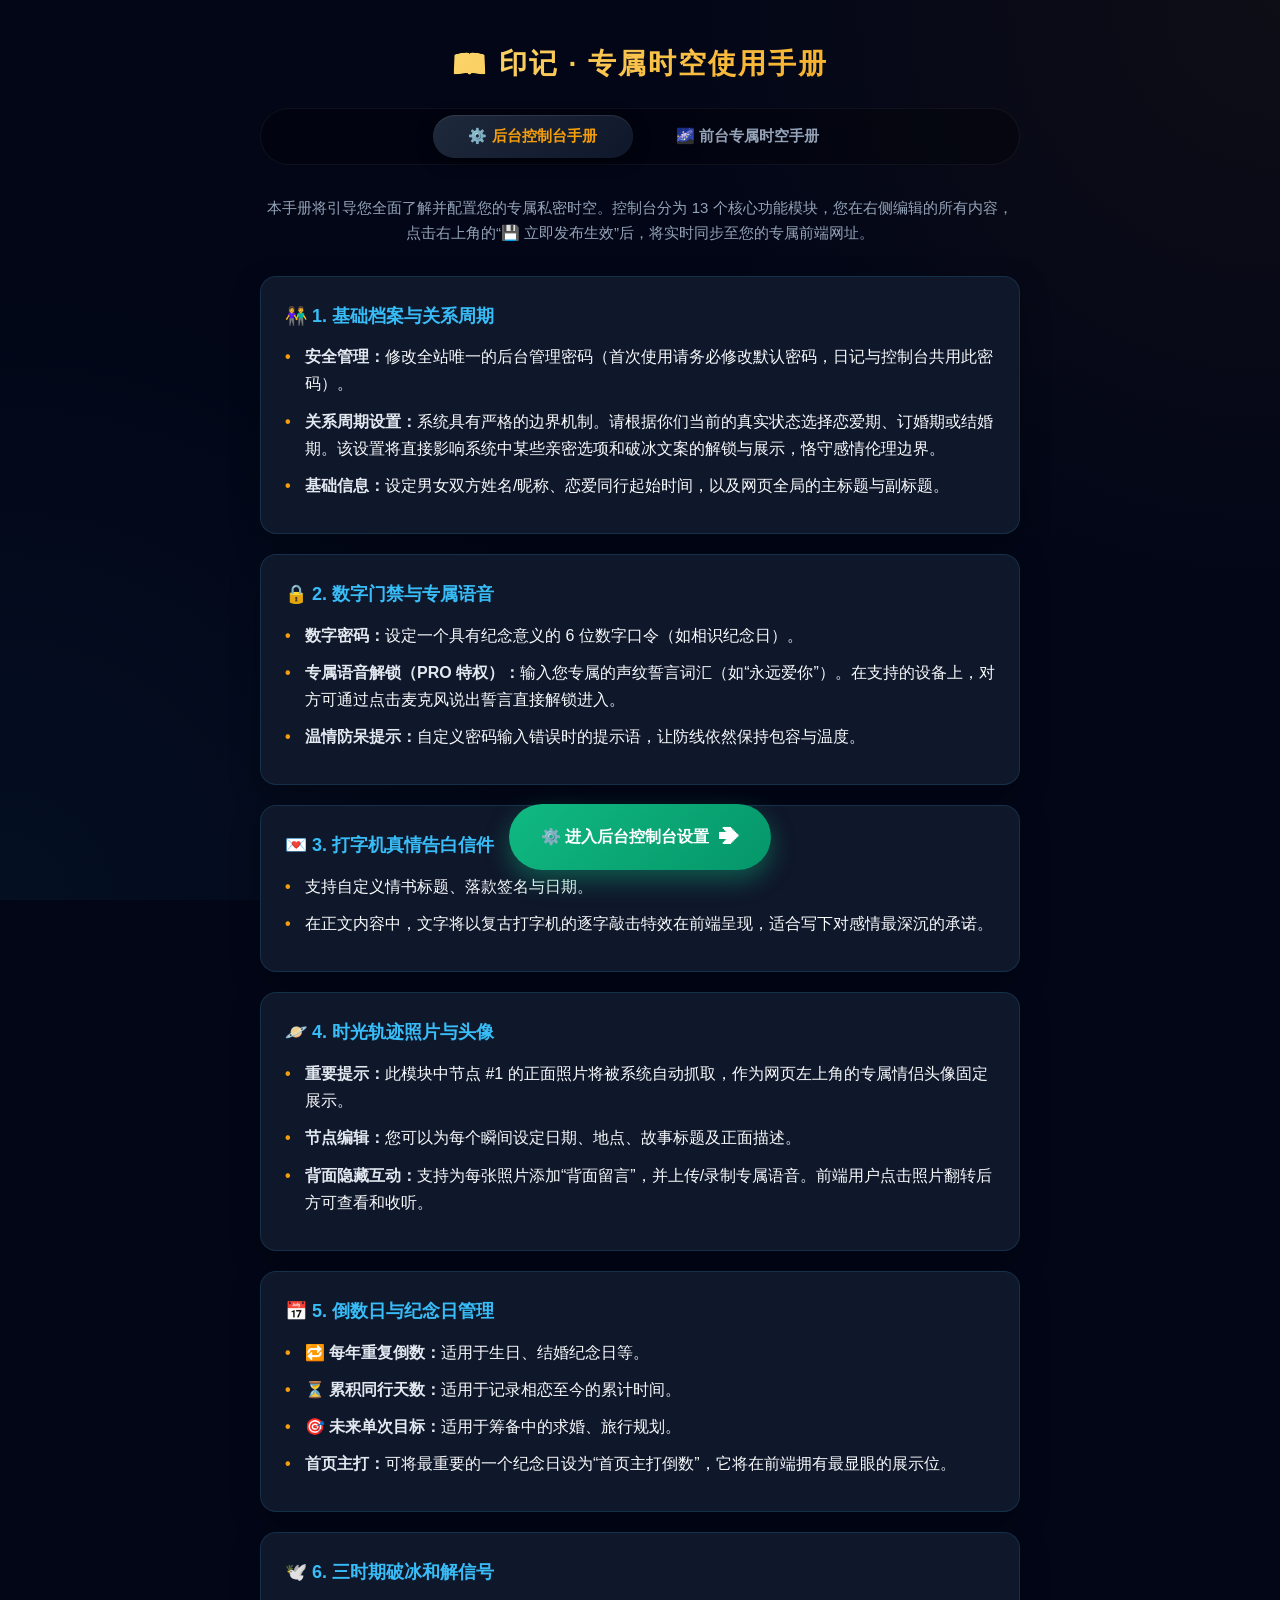
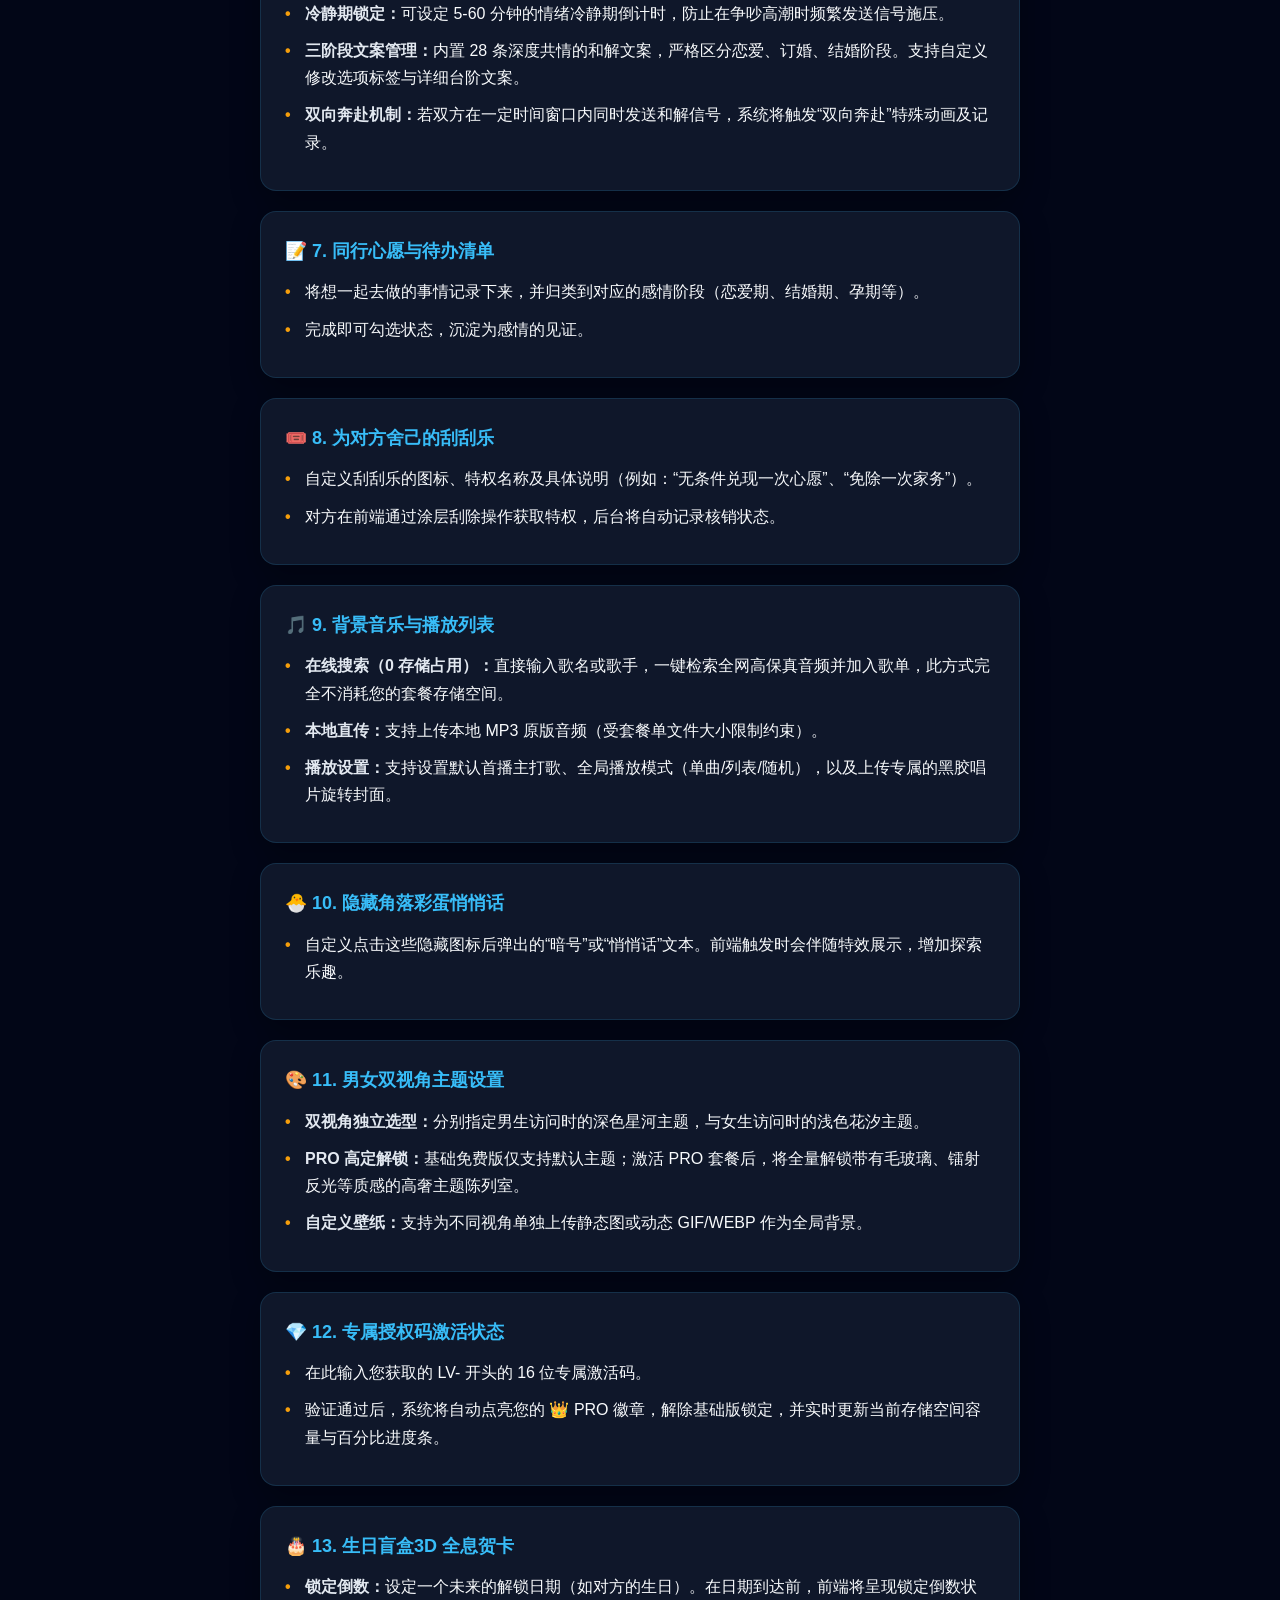
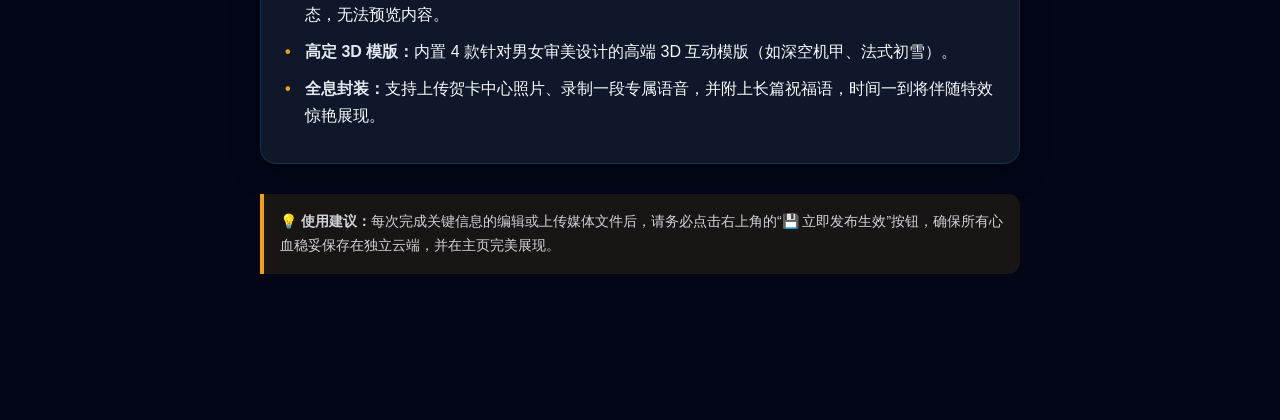
<file: manual.html>
<!DOCTYPE html>
<html lang="zh-CN">
<head>
  <meta charset="UTF-8">
  <meta name="viewport" content="width=device-width, initial-scale=1.0, maximum-scale=1.0, user-scalable=no, viewport-fit=cover">
  <title>印记 · 全局使用手册</title>
  <link rel="icon" href="data:image/svg+xml,<svg xmlns=%22http://www.w3.org/2000/svg%22 viewBox=%220 0 100 100%22><text y=%22.9em%22 font-size=%2290%22>❤️</text></svg>">
  
  <style>
    :root {
      --bg-dark: #020617;
      --card-bg: #0f172a;
      --card-border: rgba(56, 189, 248, 0.15);
      --gold: #f59e0b;
      --gold-glow: rgba(245, 158, 11, 0.4);
      --text-main: #f8fafc;
      --text-sub: #94a3b8;
      --accent-cyan: #38bdf8;
      --accent-pink: #f43f5e;
    }

    * { box-sizing: border-box; margin: 0; padding: 0; }

    body {
      font-family: -apple-system, BlinkMacSystemFont, "Segoe UI", Roboto, "Helvetica Neue", Arial, sans-serif;
      background-color: var(--bg-dark);
      color: var(--text-main);
      line-height: 1.7;
      background-image: radial-gradient(circle at top right, rgba(245,158,11,0.05), transparent 40%),
                        radial-gradient(circle at bottom left, rgba(56,189,248,0.05), transparent 40%);
      background-attachment: fixed;
    }

    .container {
      max-width: 800px;
      margin: 0 auto;
      padding: 40px 20px;
    }

    /* 顶部导航与切换 Tab */
    .header {
      text-align: center;
      margin-bottom: 30px;
    }

    .main-title {
      font-size: 28px;
      font-weight: 900;
      margin-bottom: 20px;
      background: linear-gradient(135deg, #fde68a 0%, #f59e0b 100%);
      -webkit-background-clip: text;
      background-clip: text;
      color: transparent;
      letter-spacing: 2px;
    }

    .tabs {
      display: flex;
      justify-content: center;
      gap: 15px;
      margin-bottom: 30px;
      background: rgba(0,0,0,0.3);
      padding: 6px;
      border-radius: 99px;
      border: 1px solid rgba(255,255,255,0.05);
    }

    .tab-btn {
      flex: 1;
      max-width: 200px;
      background: transparent;
      border: none;
      color: var(--text-sub);
      padding: 12px 20px;
      border-radius: 99px;
      font-size: 15px;
      font-weight: bold;
      cursor: pointer;
      transition: all 0.3s ease;
    }

    .tab-btn.active {
      background: linear-gradient(135deg, #1e293b 0%, #0f172a 100%);
      color: var(--gold);
      box-shadow: 0 4px 15px rgba(0,0,0,0.5), inset 0 1px 1px rgba(255,255,255,0.1);
    }

    /* 内容区域 */
    .manual-content {
      display: none;
      animation: fadeIn 0.4s ease-out forwards;
    }

    .manual-content.active {
      display: block;
    }

    @keyframes fadeIn {
      from { opacity: 0; transform: translateY(10px); }
      to { opacity: 1; transform: translateY(0); }
    }

    .intro-text {
      color: var(--text-sub);
      text-align: center;
      margin-bottom: 30px;
      font-size: 15px;
    }

    /* 卡片式段落 */
    .section-card {
      background: var(--card-bg);
      border: 1px solid var(--card-border);
      border-radius: 16px;
      padding: 24px;
      margin-bottom: 20px;
      box-shadow: 0 10px 30px rgba(0,0,0,0.3);
      transition: transform 0.3s ease;
    }

    .section-card:hover {
      transform: translateY(-2px);
      border-color: rgba(245, 158, 11, 0.3);
    }

    .section-title {
      font-size: 18px;
      color: var(--accent-cyan);
      margin-bottom: 12px;
      display: flex;
      align-items: center;
      gap: 8px;
    }

    .section-title.gold {
      color: var(--gold);
    }

    .content-list {
      list-style: none;
    }

    .content-list li {
      margin-bottom: 10px;
      position: relative;
      padding-left: 20px;
    }

    .content-list li::before {
      content: "•";
      position: absolute;
      left: 0;
      color: var(--gold);
      font-weight: bold;
    }

    .highlight {
      color: #e2e8f0;
      font-weight: bold;
    }

    .tip-box {
      background: rgba(245, 158, 11, 0.1);
      border-left: 4px solid var(--gold);
      padding: 16px;
      border-radius: 0 12px 12px 0;
      margin-top: 30px;
      font-size: 14px;
      color: #d1d5db;
    }

    /* 悬浮操作栏 */
    .action-bar {
      position: sticky;
      bottom: 30px;
      display: flex;
      justify-content: center;
      margin-top: 40px;
      z-index: 100;
    }

    .action-btn {
      background: linear-gradient(135deg, #10b981 0%, #059669 100%);
      color: white;
      text-decoration: none;
      padding: 16px 32px;
      border-radius: 99px;
      font-size: 16px;
      font-weight: bold;
      box-shadow: 0 10px 25px rgba(16, 185, 129, 0.4);
      transition: all 0.3s ease;
      display: inline-flex;
      align-items: center;
      gap: 10px;
    }

    .action-btn.front-btn {
      background: linear-gradient(135deg, #3b82f6 0%, #2563eb 100%);
      box-shadow: 0 10px 25px rgba(59, 130, 246, 0.4);
    }

    .action-btn:hover {
      transform: translateY(-3px) scale(1.02);
      filter: brightness(1.1);
    }

    @media (max-width: 600px) {
      .tabs { flex-direction: column; border-radius: 16px; }
      .tab-btn { max-width: 100%; border-radius: 12px; }
      .container { padding: 20px 16px; }
      .action-btn { width: 100%; justify-content: center; }
    }
  </style>
</head>
<body>

  <div class="container">
    <div class="header">
      <h1 class="main-title">📖 印记 · 专属时空使用手册</h1>
      
      <div class="tabs">
        <button class="tab-btn active" onclick="switchTab('backend')">⚙️ 后台控制台手册</button>
        <button class="tab-btn" onclick="switchTab('frontend')">🌌 前台专属时空手册</button>
      </div>
    </div>

    <div id="backend-manual" class="manual-content active">
      <p class="intro-text">本手册将引导您全面了解并配置您的专属私密时空。控制台分为 13 个核心功能模块，您在右侧编辑的所有内容，点击右上角的“💾 立即发布生效”后，将实时同步至您的专属前端网址。</p>

      <div class="section-card">
        <h3 class="section-title">👫 1. 基础档案与关系周期</h3>
        <ul class="content-list">
          <li><span class="highlight">安全管理：</span>修改全站唯一的后台管理密码（首次使用请务必修改默认密码，日记与控制台共用此密码）。</li>
          <li><span class="highlight">关系周期设置：</span>系统具有严格的边界机制。请根据你们当前的真实状态选择恋爱期、订婚期或结婚期。该设置将直接影响系统中某些亲密选项和破冰文案的解锁与展示，恪守感情伦理边界。</li>
          <li><span class="highlight">基础信息：</span>设定男女双方姓名/昵称、恋爱同行起始时间，以及网页全局的主标题与副标题。</li>
        </ul>
      </div>

      <div class="section-card">
        <h3 class="section-title">🔒 2. 数字门禁与专属语音</h3>
        <ul class="content-list">
          <li><span class="highlight">数字密码：</span>设定一个具有纪念意义的 6 位数字口令（如相识纪念日）。</li>
          <li><span class="highlight">专属语音解锁（PRO 特权）：</span>输入您专属的声纹誓言词汇（如“永远爱你”）。在支持的设备上，对方可通过点击麦克风说出誓言直接解锁进入。</li>
          <li><span class="highlight">温情防呆提示：</span>自定义密码输入错误时的提示语，让防线依然保持包容与温度。</li>
        </ul>
      </div>

      <div class="section-card">
        <h3 class="section-title">💌 3. 打字机真情告白信件</h3>
        <ul class="content-list">
          <li>支持自定义情书标题、落款签名与日期。</li>
          <li>在正文内容中，文字将以复古打字机的逐字敲击特效在前端呈现，适合写下对感情最深沉的承诺。</li>
        </ul>
      </div>

      <div class="section-card">
        <h3 class="section-title">🪐 4. 时光轨迹照片与头像</h3>
        <ul class="content-list">
          <li><span class="highlight">重要提示：</span>此模块中节点 #1 的正面照片将被系统自动抓取，作为网页左上角的专属情侣头像固定展示。</li>
          <li><span class="highlight">节点编辑：</span>您可以为每个瞬间设定日期、地点、故事标题及正面描述。</li>
          <li><span class="highlight">背面隐藏互动：</span>支持为每张照片添加“背面留言”，并上传/录制专属语音。前端用户点击照片翻转后方可查看和收听。</li>
        </ul>
      </div>

      <div class="section-card">
        <h3 class="section-title">📅 5. 倒数日与纪念日管理</h3>
        <ul class="content-list">
          <li><span class="highlight">🔁 每年重复倒数：</span>适用于生日、结婚纪念日等。</li>
          <li><span class="highlight">⏳ 累积同行天数：</span>适用于记录相恋至今的累计时间。</li>
          <li><span class="highlight">🎯 未来单次目标：</span>适用于筹备中的求婚、旅行规划。</li>
          <li><span class="highlight">首页主打：</span>可将最重要的一个纪念日设为“首页主打倒数”，它将在前端拥有最显眼的展示位。</li>
        </ul>
      </div>

      <div class="section-card">
        <h3 class="section-title">🕊️ 6. 三时期破冰和解信号</h3>
        <ul class="content-list">
          <li><span class="highlight">冷静期锁定：</span>可设定 5-60 分钟的情绪冷静期倒计时，防止在争吵高潮时频繁发送信号施压。</li>
          <li><span class="highlight">三阶段文案管理：</span>内置 28 条深度共情的和解文案，严格区分恋爱、订婚、结婚阶段。支持自定义修改选项标签与详细台阶文案。</li>
          <li><span class="highlight">双向奔赴机制：</span>若双方在一定时间窗口内同时发送和解信号，系统将触发“双向奔赴”特殊动画及记录。</li>
        </ul>
      </div>

      <div class="section-card">
        <h3 class="section-title">📝 7. 同行心愿与待办清单</h3>
        <ul class="content-list">
          <li>将想一起去做的事情记录下来，并归类到对应的感情阶段（恋爱期、结婚期、孕期等）。</li>
          <li>完成即可勾选状态，沉淀为感情的见证。</li>
        </ul>
      </div>

      <div class="section-card">
        <h3 class="section-title">🎟️ 8. 为对方舍己的刮刮乐</h3>
        <ul class="content-list">
          <li>自定义刮刮乐的图标、特权名称及具体说明（例如：“无条件兑现一次心愿”、“免除一次家务”）。</li>
          <li>对方在前端通过涂层刮除操作获取特权，后台将自动记录核销状态。</li>
        </ul>
      </div>

      <div class="section-card">
        <h3 class="section-title">🎵 9. 背景音乐与播放列表</h3>
        <ul class="content-list">
          <li><span class="highlight">在线搜索（0 存储占用）：</span>直接输入歌名或歌手，一键检索全网高保真音频并加入歌单，此方式完全不消耗您的套餐存储空间。</li>
          <li><span class="highlight">本地直传：</span>支持上传本地 MP3 原版音频（受套餐单文件大小限制约束）。</li>
          <li><span class="highlight">播放设置：</span>支持设置默认首播主打歌、全局播放模式（单曲/列表/随机），以及上传专属的黑胶唱片旋转封面。</li>
        </ul>
      </div>

      <div class="section-card">
        <h3 class="section-title">🐣 10. 隐藏角落彩蛋悄悄话</h3>
        <ul class="content-list">
          <li>自定义点击这些隐藏图标后弹出的“暗号”或“悄悄话”文本。前端触发时会伴随特效展示，增加探索乐趣。</li>
        </ul>
      </div>

      <div class="section-card">
        <h3 class="section-title">🎨 11. 男女双视角主题设置</h3>
        <ul class="content-list">
          <li><span class="highlight">双视角独立选型：</span>分别指定男生访问时的深色星河主题，与女生访问时的浅色花汐主题。</li>
          <li><span class="highlight">PRO 高定解锁：</span>基础免费版仅支持默认主题；激活 PRO 套餐后，将全量解锁带有毛玻璃、镭射反光等质感的高奢主题陈列室。</li>
          <li><span class="highlight">自定义壁纸：</span>支持为不同视角单独上传静态图或动态 GIF/WEBP 作为全局背景。</li>
        </ul>
      </div>

      <div class="section-card">
        <h3 class="section-title">💎 12. 专属授权码激活状态</h3>
        <ul class="content-list">
          <li>在此输入您获取的 LV- 开头的 16 位专属激活码。</li>
          <li>验证通过后，系统将自动点亮您的 👑 PRO 徽章，解除基础版锁定，并实时更新当前存储空间容量与百分比进度条。</li>
        </ul>
      </div>

      <div class="section-card">
        <h3 class="section-title">🎂 13. 生日盲盒3D 全息贺卡</h3>
        <ul class="content-list">
          <li><span class="highlight">锁定倒数：</span>设定一个未来的解锁日期（如对方的生日）。在日期到达前，前端将呈现锁定倒数状态，无法预览内容。</li>
          <li><span class="highlight">高定 3D 模版：</span>内置 4 款针对男女审美设计的高端 3D 互动模版（如深空机甲、法式初雪）。</li>
          <li><span class="highlight">全息封装：</span>支持上传贺卡中心照片、录制一段专属语音，并附上长篇祝福语，时间一到将伴随特效惊艳展现。</li>
        </ul>
      </div>

      <div class="tip-box">
        💡 <strong>使用建议：</strong>每次完成关键信息的编辑或上传媒体文件后，请务必点击右上角的“💾 立即发布生效”按钮，确保所有心血稳妥保存在独立云端，并在主页完美展现。
      </div>

      <div class="action-bar">
        <a href="admin.html" class="action-btn">
          <span>⚙️ 进入后台控制台设置</span>
          <span style="font-size: 20px;">➔</span>
        </a>
      </div>
    </div>


    <div id="frontend-manual" class="manual-content">
      <p class="intro-text">本手册将带您全面探索“雅歌时空”前端展示页的各项功能与隐藏彩蛋。只需阅读本指南，您即可轻松掌握全站的交互密码。</p>

      <div class="section-card">
        <h3 class="section-title gold">一、 🤫 绝对机密：三大隐藏解锁入口</h3>
        <p style="margin-bottom: 15px; color: var(--text-sub);">为了保证时空的私密性与极简美学，系统将最核心的管理入口进行了“无痕隐藏”。</p>
        <ul class="content-list">
          <li><span class="highlight">1. 初始门禁封印解锁</span><br>
            <strong>操作方式：</strong>当您首次打开网页看到全屏的“玫瑰花/爱心”封印遮罩时，直接点击屏幕中央的爱心/玫瑰图案。<br>
            <strong>效果：</strong>系统将唤起“恒久契约”密码输入框或语音识别弹窗，验证成功后方可降下封印，进入 3D 沉浸式主站。
          </li>
          <li style="margin-top: 10px;"><span class="highlight">2. 控制台（后台管理）隐藏入口</span><br>
            <strong>操作方式：</strong>在进入主站后，直接点击页面正上方居中的男女主角姓名（如“张小阳 & 李小光”的文字区域）。<br>
            <strong>效果：</strong>页面会弹出暗黑色的“高维权限认证”窗口。输入您在后台设置的独立管理密码（默认初始密码为 521），即可瞬间跃迁至“印记 · 控制台”进行数据编辑。
          </li>
          <li style="margin-top: 10px;"><span class="highlight">3. 专属授权码（CD-Key）隐藏激活入口</span><br>
            <strong>操作方式：</strong>滑动到网页的最底端，找到那行极小的版权文字（如“✨ 爱情坚强如死，众水不能熄灭 · 雅歌之印 ✨”），用手指长按该段文字 2.5 秒以上（电脑端为鼠标长按不松开）。<br>
            <strong>效果：</strong>系统将触发震动并弹出“跃迁引擎已激活”的隐藏输入框，在此输入您购买的 LV- 开头的 16 位 PRO 专属授权码，即可永久解锁高级权限与全量存储空间。
          </li>
        </ul>
      </div>

      <div class="section-card">
        <h3 class="section-title gold">二、 🌌 首页视觉与轻互动模块</h3>
        <ul class="content-list">
          <li><span class="highlight">男女双视角无缝切换：</span>点击右上角的“🪐 他的星河”或“🌸 她的花汐”按钮，整个宇宙的色调、背景和粒子特效将瞬间切换，为您呈现两种截然不同的浪漫心境。</li>
          <li><span class="highlight">生命倒数与时光轴：</span>正中央的“同行守护计时器”会精准跳动到秒，记录你们相恋的总时长。下方则是复古打字机风格的“真情告白信”，文字会逐字敲击显现。</li>
          <li><span class="highlight">3D 拍立得照片墙：</span>散落在深空四周的照片支持鼠标悬停（手机端为点击）。翻转照片后，可以查看背后的专属密语甚至播放隐藏的语音留言。</li>
          <li><span class="highlight">角落寻宝（隐藏彩蛋）：</span>注意画面四周角落（如右上角的“星星 ⭐”或右下角的“猫爪印 🐾”）。点击它们，会随机掉落满屏特效并弹出你们设定的“悄悄话”暗号。</li>
          <li><span class="highlight">左下角心跳播控：</span>左下角跳动的红色爱心是全局背景音乐（BGM）的隐藏控制台，点击可暂停/播放专属音乐流。</li>
        </ul>
      </div>

      <div class="section-card">
        <h3 class="section-title gold">三、 🕹️ 星轨功能中枢 · 契约秘境 (九宫格应用)</h3>
        <p style="margin-bottom: 15px; color: var(--text-sub);">向下滑动页面，即可进入核心应用集群区，包含九大独立功能模块：</p>
        <ul class="content-list">
          <li><span class="highlight">🪐 时光轨迹：</span>以 3D 拍立得滚动的形式，按时间顺序沉浸式回顾每一次重要的心动瞬间。</li>
          <li><span class="highlight">📅 时光刻度：</span>恒久纪念日历。直观展示下一次生日、纪念日的倒数天数，以及过去重要目标的累计天数。</li>
          <li><span class="highlight">🕊️ 破冰和解：</span>情感信号箱与避风港。吵架冷战时的破冰神器，内置三阶段不伤自尊的“台阶文案”，支持双向奔赴验证。</li>
          <li><span class="highlight">📝 同行清单：</span>情侣必做的 100 件小事/心愿单。分阶段记录待办事项，完成即可打卡点亮。</li>
          <li><span class="highlight">📒 我们的日记：</span>记录酸甜苦辣的专属私密日记本，支持分类与富文本记录。</li>
          <li><span class="highlight">🏅 圣约印记：</span>成就徽章系统（右下角的白鸽“感恩使者”即为等级标识）。根据你们同行的时长和互动的频率，自动解锁高级荣誉称号。</li>
          <li><span class="highlight">🎟️ 舍己特权：</span>电子刮刮乐。用手指在屏幕上真实刮开涂层，获取对方设定的“包容特权券”（如免做家务一次），系统会自动记录核销。</li>
          <li><span class="highlight">📸 数字永存：</span>一键生成 300DPI 的超清数据海报。包含你们的同行天数、经典誓言和专属二维码，可下载保存或发朋友圈。</li>
          <li><span class="highlight">🎂 生日盲盒：</span>3D 时空贺卡。在设定的日期到达之前，盲盒处于倒数上锁状态；时间一到，点击即可展开炫酷的 3D 全息视觉特效与专属语音祝福。</li>
        </ul>
      </div>

      <div class="section-card">
        <h3 class="section-title gold">四、 ⚠️ 核心注意事项</h3>
        <ul class="content-list">
          <li><span class="highlight">密码安全：</span>全站只有一个最高权限密码（即后台管理密码，默认 521）。请务必在后台“基础档案”中将其修改为复杂密码，一旦遗忘，将无法进入控制台修改任何数据。</li>
          <li><span class="highlight">保存机制：</span>在后台控制台（Admin）修改完任何文字、上传完任何照片后，必须点击右上角的“💾 立即发布生效”按钮。如果不点击，数据不会同步到前台主页。</li>
          <li><span class="highlight">音频自动播放：</span>受苹果 iOS 与大部分现代浏览器的隐私策略限制，首次进入网页时背景音乐可能无法自动发声。只需在屏幕上任意位置点击一下，音乐即可自动流淌。</li>
          <li><span class="highlight">上传尺寸限制：</span>基础版单文件上传上限为 3MB，PRO 豪华版为 10MB，PRO 旗舰版为 20MB。尽量避免上传未经压缩的 4K 视频源文件，以免触发风控拦截。</li>
        </ul>
      </div>

      <div class="action-bar">
        <a href="index.html" class="action-btn front-btn">
          <span>🌌 开启前台主页时空</span>
          <span style="font-size: 20px;">➔</span>
        </a>
      </div>
    </div>
  </div>

  <script>
    // 切换 Tab 的逻辑
    function switchTab(tabName) {
      // 移除所有 active 类
      document.querySelectorAll('.tab-btn').forEach(btn => btn.classList.remove('active'));
      document.querySelectorAll('.manual-content').forEach(content => content.classList.remove('active'));

      // 根据传入的 tabName 激活对应的按钮和内容区
      if (tabName === 'backend') {
        document.querySelectorAll('.tab-btn')[0].classList.add('active');
        document.getElementById('backend-manual').classList.add('active');
      } else if (tabName === 'frontend') {
        document.querySelectorAll('.tab-btn')[1].classList.add('active');
        document.getElementById('frontend-manual').classList.add('active');
      }
      
      // 切换 Tab 时滚动回顶部，提升体验
      window.scrollTo({ top: 0, behavior: 'smooth' });
    }
  </script>
</body>
</html>
</file>
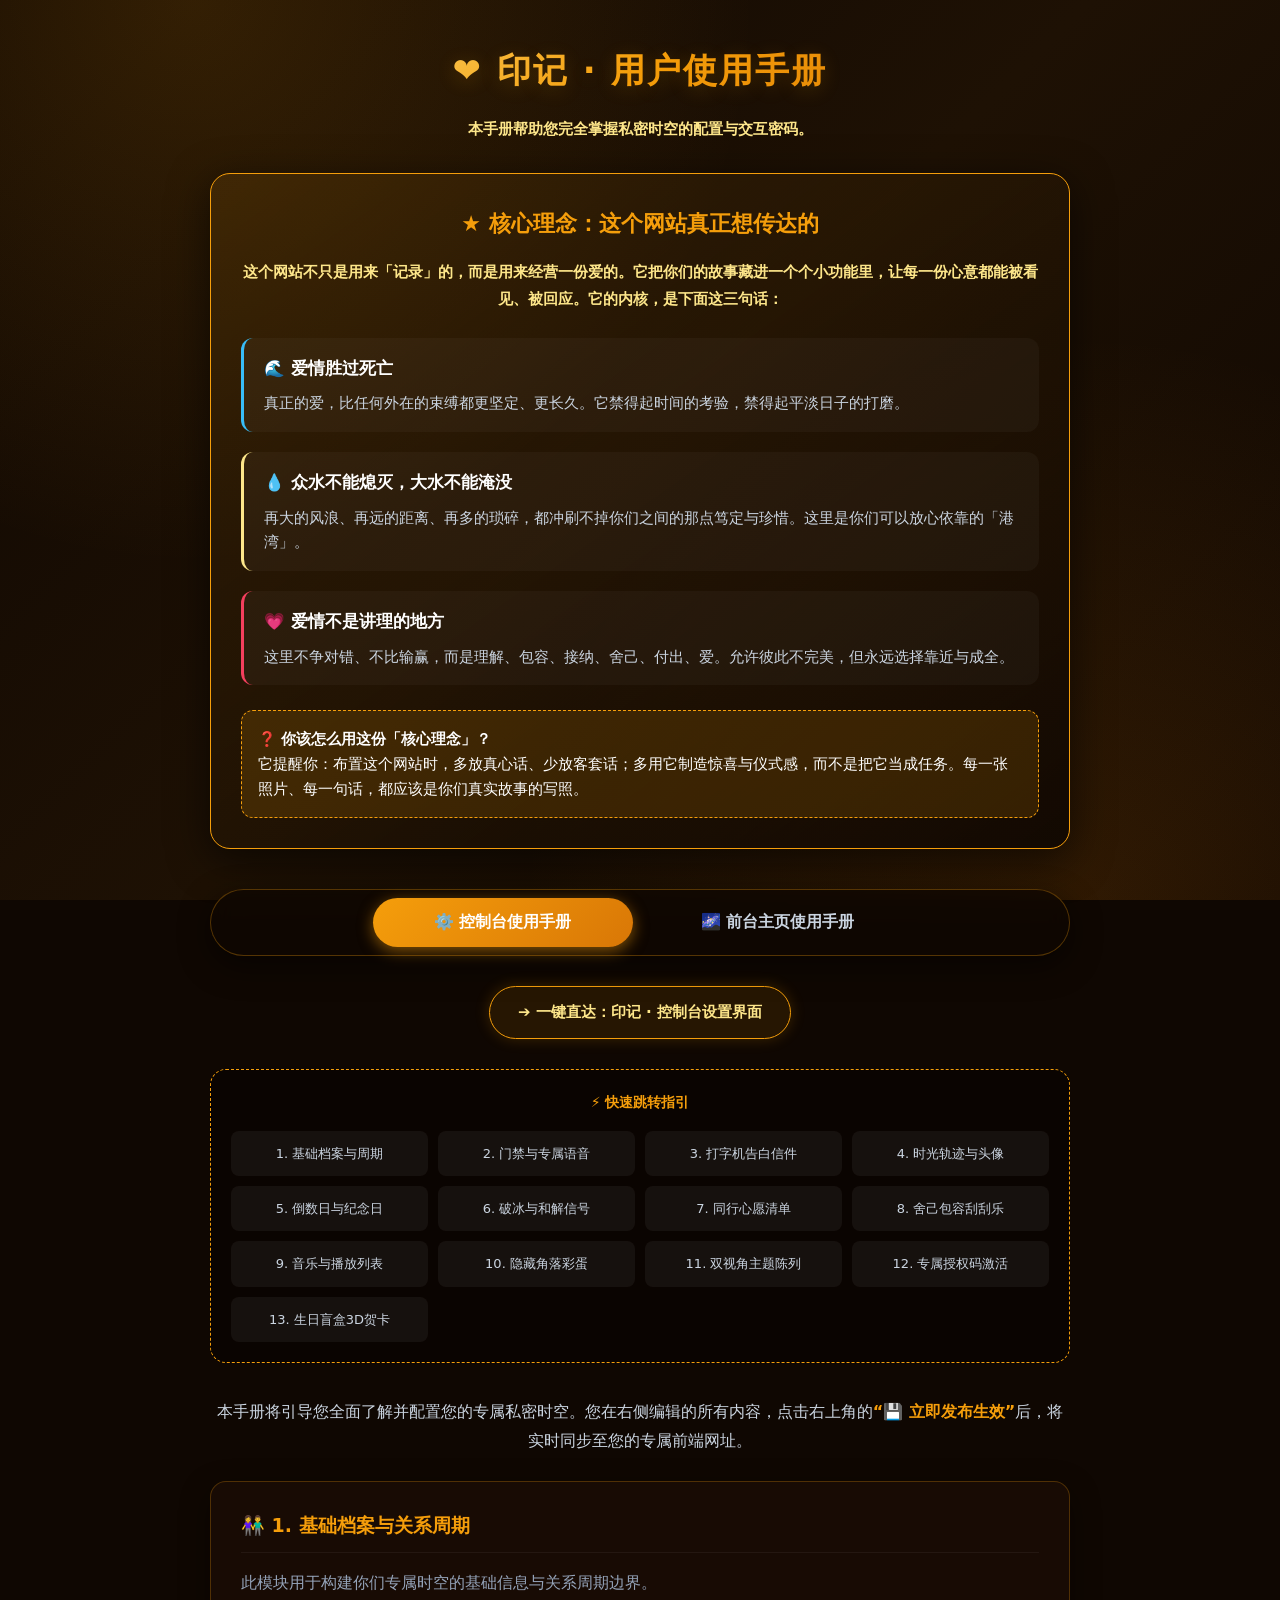
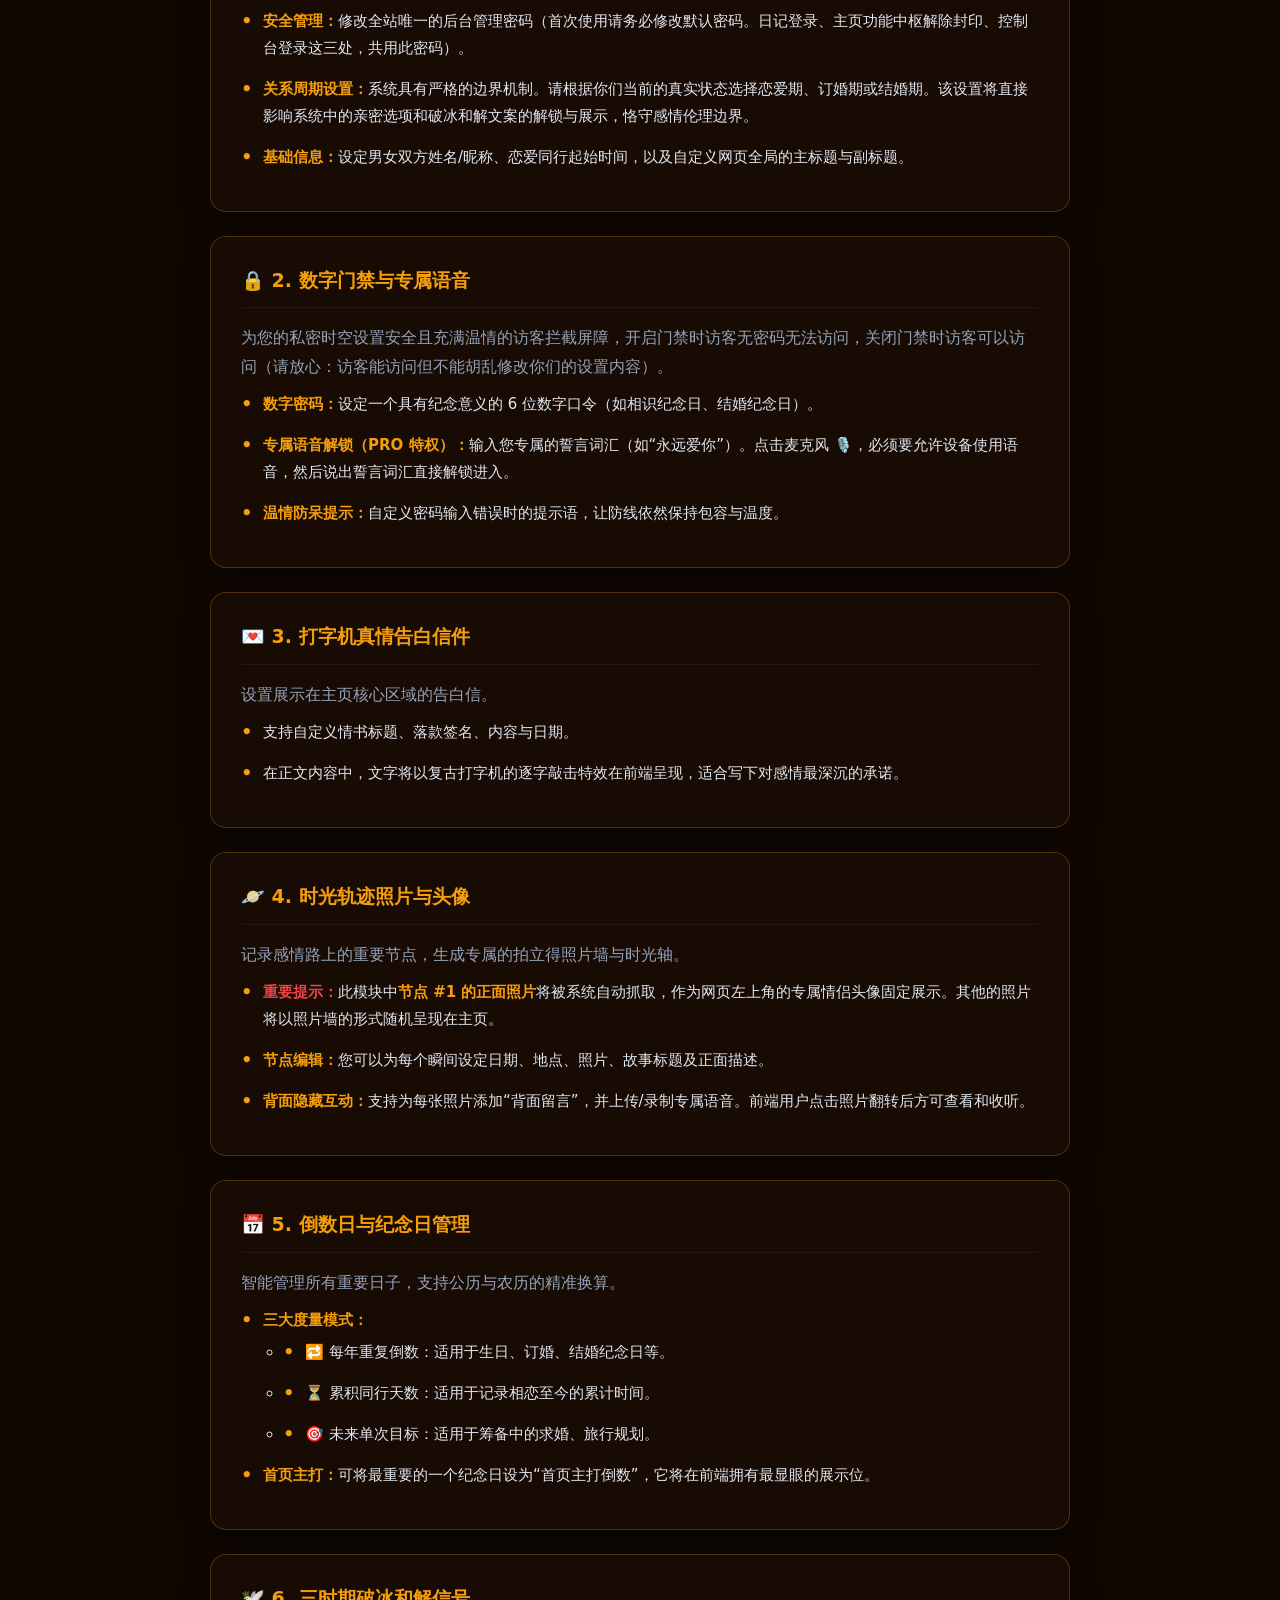
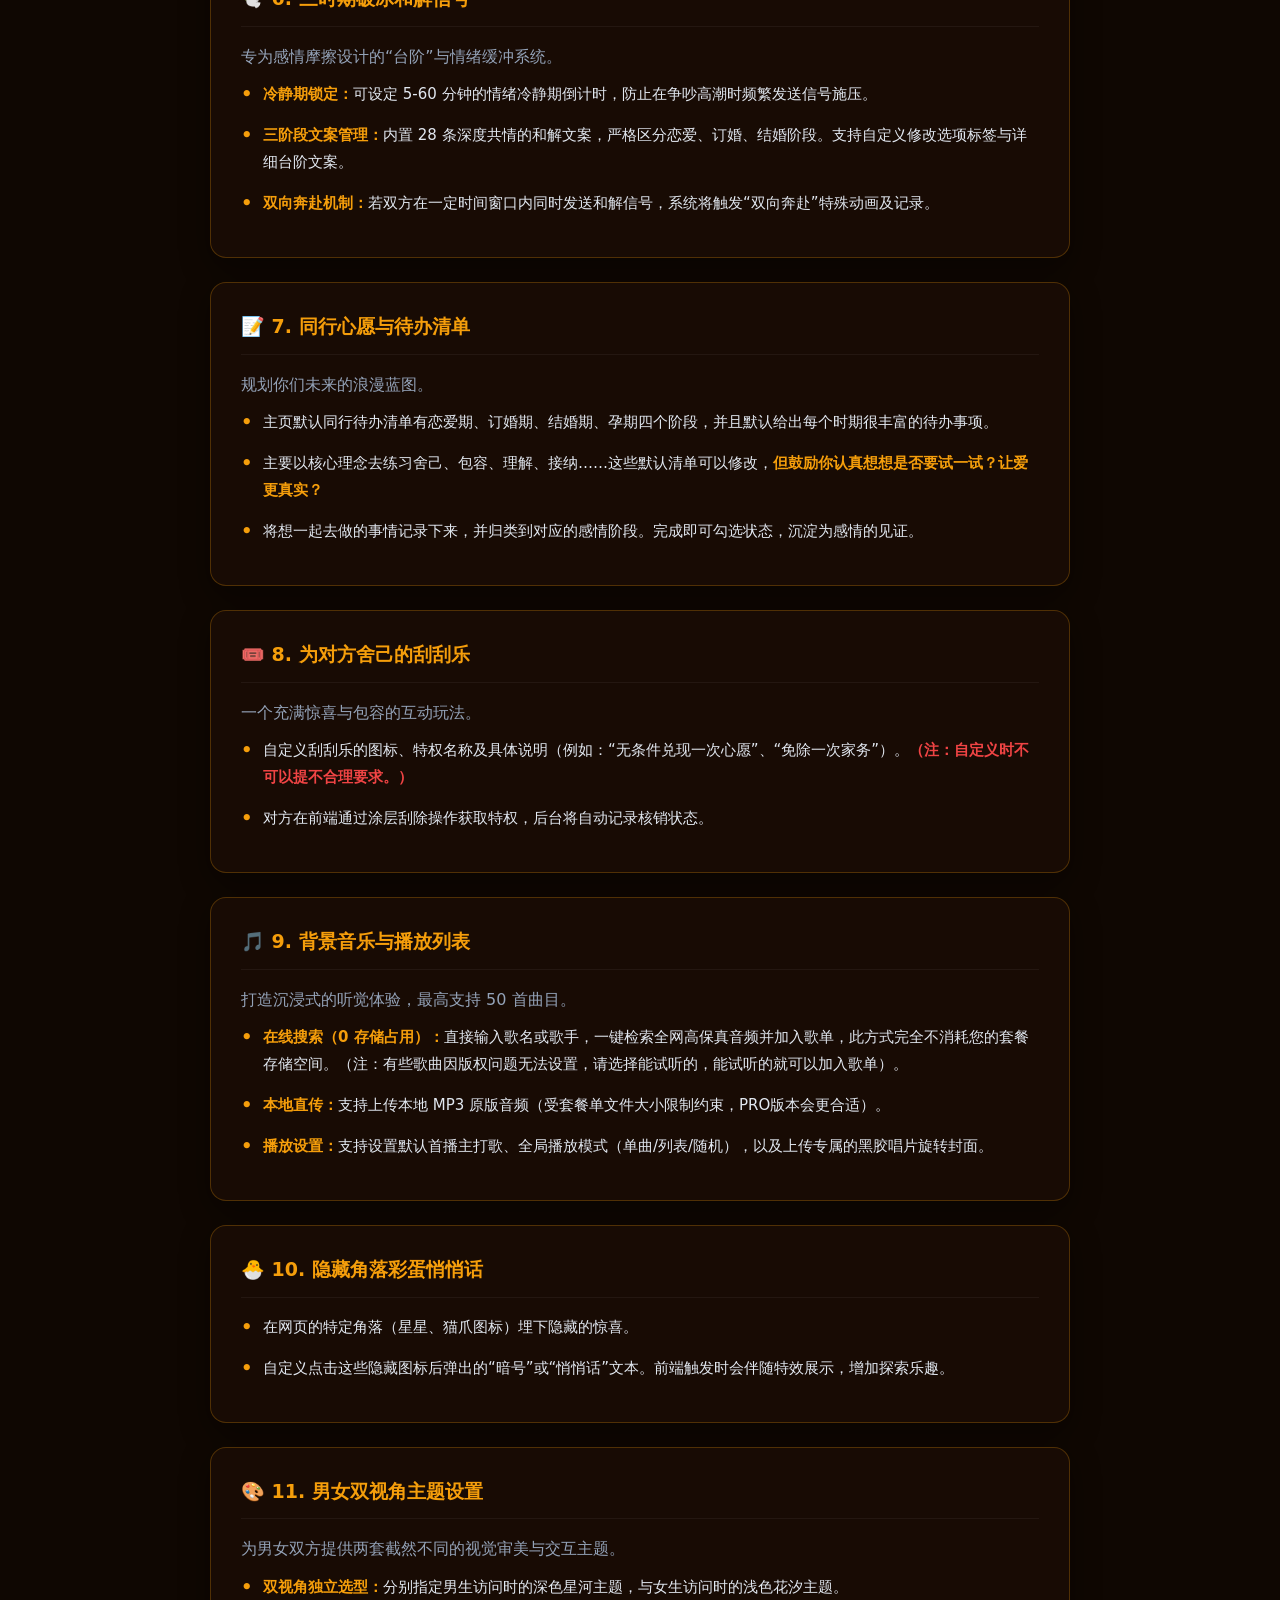
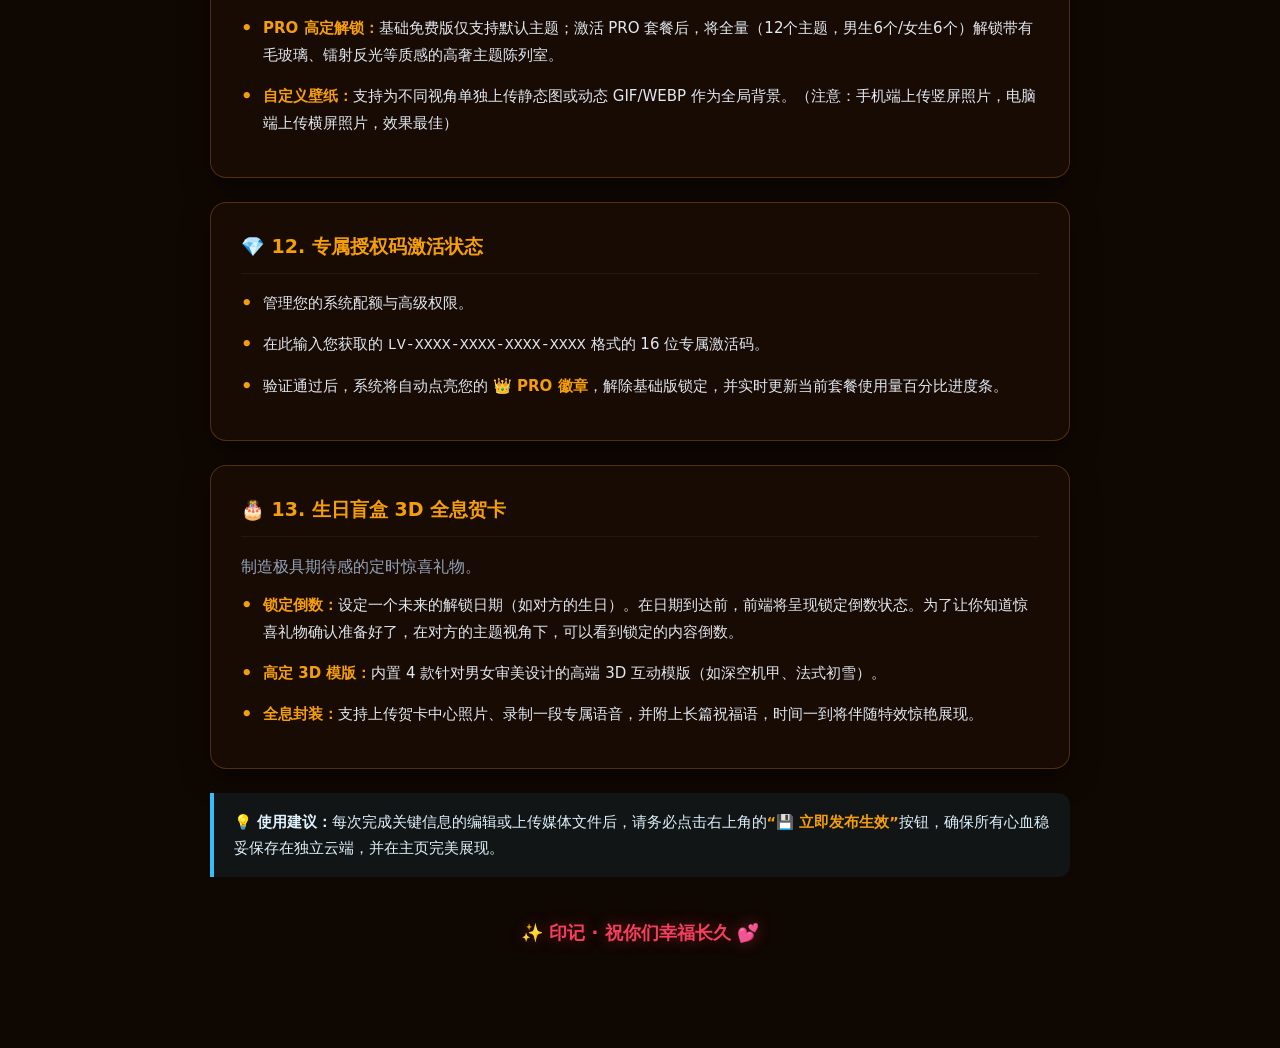
<file: 手册/全局使用手册_印记.html>
<!DOCTYPE html>
<html lang="zh-CN">
<head>
  <meta charset="UTF-8">
  <meta name="viewport" content="width=device-width, initial-scale=1.0, maximum-scale=1.0, user-scalable=no, viewport-fit=cover">
  <title>印记 · 用户使用手册</title>
  <!-- 🌟 核心植入：心形 Emoji 网页图标 -->
  <link rel="icon" href="data:image/svg+xml,<svg xmlns=%22http://www.w3.org/2000/svg%22 viewBox=%220 0 100 100%22><text y=%22.9em%22 font-size=%2290%22>❤️</text></svg>">
  
  <style>
    :root {
      /* 太阳金渐变色系与暗黑底色融合，保证阅读清晰度 */
      --bg-dark: #0f0702;
      --card-bg: rgba(26, 12, 5, 0.85);
      --card-border: rgba(245, 158, 11, 0.25);
      --gold: #f59e0b;
      --gold-glow: rgba(245, 158, 11, 0.5);
      --text-main: #f8fafc;
      --text-sub: #cbd5e1;
      --accent-cyan: #38bdf8;
      --accent-pink: #f43f5e;
      --warning-red: #ef4444;
    }

    * { box-sizing: border-box; margin: 0; padding: 0; }

    html { scroll-behavior: smooth; } /* 平滑滚动 */

    body {
      font-family: ui-sans-serif, system-ui, -apple-system, BlinkMacSystemFont, "Segoe UI", Roboto, "Helvetica Neue", Arial, sans-serif;
      background-color: var(--bg-dark);
      color: var(--text-main);
      line-height: 1.8;
      /* 极致太阳金渐变背景 */
      background-image: 
        radial-gradient(circle at 15% 0%, rgba(245, 158, 11, 0.15) 0%, transparent 40%),
        radial-gradient(circle at 85% 100%, rgba(217, 119, 6, 0.15) 0%, transparent 40%),
        linear-gradient(135deg, #0f0702 0%, #1e1104 50%, #0f0702 100%);
      background-attachment: fixed;
      overflow-x: hidden; /* 绝对防止横向溢出 */
    }

    .container {
      max-width: 900px;
      margin: 0 auto;
      /* 🌟 核心修复：引入顶部和底部安全区，防止标题和内容被刘海或底部横条遮挡 */
      padding: calc(40px + env(safe-area-inset-top)) 20px calc(100px + env(safe-area-inset-bottom)) 20px;
    }

    /* 顶部头部 */
    .header {
      text-align: center;
      margin-bottom: 30px;
    }

    .main-title {
      font-size: 34px;
      font-weight: 900;
      margin-bottom: 15px;
      background: linear-gradient(135deg, #fde68a 0%, #f59e0b 50%, #d97706 100%);
      -webkit-background-clip: text;
      background-clip: text;
      color: transparent;
      letter-spacing: 2px;
      text-shadow: 0 4px 20px rgba(245, 158, 11, 0.2);
    }

    .sub-title { color: #fde68a; font-size: 15px; font-weight: bold; }

    /* 切换 Tabs 控制 */
    .tabs-wrapper {
      position: sticky;
      /* 🌟 核心修复：悬浮导航栏同样引入刘海高度补偿，滑动时绝不会卡进刘海里 */
      top: calc(15px + env(safe-area-inset-top));
      z-index: 100;
      margin-bottom: 30px;
    }

    .tabs {
      display: flex;
      justify-content: center;
      gap: 15px;
      background: rgba(15, 7, 2, 0.75);
      padding: 8px;
      border-radius: 99px;
      border: 1px solid rgba(245, 158, 11, 0.3);
      backdrop-filter: blur(12px);
      -webkit-backdrop-filter: blur(12px);
      box-shadow: 0 10px 30px rgba(0,0,0,0.5);
    }

    .tab-btn {
      flex: 1;
      max-width: 260px;
      background: transparent;
      border: none;
      color: var(--text-sub);
      padding: 14px 20px;
      border-radius: 99px;
      font-size: 16px;
      font-weight: bold;
      cursor: pointer;
      transition: all 0.3s ease;
      display: flex;
      align-items: center;
      justify-content: center;
      gap: 8px;
    }

    .tab-btn.active {
      background: linear-gradient(135deg, #f59e0b 0%, #d97706 100%);
      color: #fff;
      box-shadow: 0 4px 15px var(--gold-glow);
    }

    /* 内容区域切换 */
    .manual-content {
      display: none;
      animation: fadeIn 0.5s cubic-bezier(0.4, 0, 0.2, 1) forwards;
    }
    .manual-content.active { display: block; }

    @keyframes fadeIn {
      from { opacity: 0; transform: translateY(15px); }
      to { opacity: 1; transform: translateY(0); }
    }

    /* 顶部直达按钮栏 */
    .direct-action-bar {
      display: flex;
      justify-content: center;
      margin-bottom: 30px;
    }
    .direct-btn {
      background: rgba(245, 158, 11, 0.1);
      border: 1px solid var(--gold);
      color: #fde68a;
      text-decoration: none;
      padding: 12px 28px;
      border-radius: 99px;
      font-size: 15px;
      font-weight: 900;
      display: inline-flex;
      align-items: center;
      gap: 8px;
      transition: all 0.3s ease;
      box-shadow: 0 0 15px rgba(245, 158, 11, 0.2);
    }
    .direct-btn:hover {
      background: var(--gold);
      color: #fff;
      box-shadow: 0 0 25px var(--gold-glow);
      transform: translateY(-2px);
    }

    /* 快速电梯导航 (TOC) */
    .toc-grid {
      display: grid;
      grid-template-columns: repeat(auto-fill, minmax(180px, 1fr));
      gap: 10px;
      margin-bottom: 35px;
      background: rgba(0,0,0,0.3);
      padding: 20px;
      border-radius: 16px;
      border: 1px dashed var(--gold);
    }
    .toc-title {
      grid-column: 1 / -1;
      font-size: 14px;
      color: var(--gold);
      margin-bottom: 5px;
      font-weight: bold;
      text-align: center;
    }
    .toc-link {
      background: rgba(255,255,255,0.05);
      color: var(--text-sub);
      text-decoration: none;
      padding: 10px;
      border-radius: 8px;
      font-size: 13px;
      text-align: center;
      transition: all 0.2s;
      border: 1px solid transparent;
    }
    .toc-link:hover {
      background: rgba(245, 158, 11, 0.15);
      color: #fff;
      border-color: var(--gold);
    }

    /* 核心理念卡片 */
    .core-philosophy-card {
      background: linear-gradient(145deg, rgba(245, 158, 11, 0.1) 0%, rgba(15, 7, 2, 0.9) 100%);
      border: 1px solid var(--gold);
      border-radius: 20px;
      padding: 30px;
      margin-bottom: 40px;
      box-shadow: 0 10px 40px rgba(0,0,0,0.6);
    }
    .core-philosophy-card h2 { color: var(--gold); font-size: 22px; margin-bottom: 15px; text-align: center; }
    .philosophy-intro { text-align: center; color: #fde68a; font-size: 15px; margin-bottom: 25px; font-weight: bold; }
    
    .philosophy-item { margin-bottom: 20px; background: rgba(255,255,255,0.03); padding: 16px 20px; border-radius: 12px; border-left: 3px solid var(--accent-pink); }
    .philosophy-item:nth-child(3) { border-left-color: var(--accent-cyan); }
    .philosophy-item:nth-child(4) { border-left-color: #fde68a; }
    
    .philosophy-item h4 { color: #fff; font-size: 16.5px; margin-bottom: 8px; display: flex; align-items: center; gap: 8px; }
    .philosophy-item p { color: #cbd5e1; font-size: 14.5px; line-height: 1.7; }
    
    .philosophy-summary {
      margin-top: 25px; padding: 16px; background: rgba(245, 158, 11, 0.15);
      border-radius: 12px; color: #fff; font-size: 14.5px; line-height: 1.7; border: 1px dashed var(--gold);
    }

    /* 常规卡片段落 */
    .section-card {
      background: var(--card-bg);
      border: 1px solid var(--card-border);
      border-radius: 16px;
      padding: 26px 30px;
      margin-bottom: 24px;
      box-shadow: 0 10px 30px rgba(0,0,0,0.4);
      transition: transform 0.3s ease;
      /* 🌟 核心修复：锚点定位偏移量同样加入刘海计算，防止点击目录后跳转时卡片被上方导航条压住 */
      scroll-margin-top: calc(130px + env(safe-area-inset-top)); 
    }
    .section-card:hover { border-color: var(--gold); transform: translateY(-2px); }

    .section-title {
      font-size: 19px;
      color: var(--gold);
      margin-bottom: 16px;
      padding-bottom: 10px;
      border-bottom: 1px solid rgba(255,255,255,0.05);
      display: flex;
      align-items: center;
      gap: 8px;
    }

    .content-list { list-style: none; }
    .content-list li { margin-bottom: 14px; position: relative; padding-left: 22px; font-size: 15px; color: #e2e8f0; }
    .content-list li::before { content: "•"; position: absolute; left: 0; color: var(--gold); font-weight: bold; font-size: 18px; line-height: 1.4; }

    /* 高亮与强调规范 */
    .highlight { color: var(--gold); font-weight: bold; }
    .highlight-red { color: var(--warning-red); font-weight: bold; }
    
    .tip-box {
      background: rgba(56, 189, 248, 0.08);
      border-left: 4px solid var(--accent-cyan);
      padding: 16px 20px;
      border-radius: 0 12px 12px 0;
      margin-top: 15px;
      font-size: 14.5px;
      color: #e0f2fe;
    }
    .warning-box {
      background: rgba(239, 68, 68, 0.1);
      border-left: 4px solid var(--warning-red);
      padding: 16px 20px;
      border-radius: 0 12px 12px 0;
      margin-top: 15px;
      font-size: 14.5px;
      color: #fecaca;
    }

    /* 极致美化表格 */
    .tier-table-wrapper {
      width: 100%;
      overflow-x: auto;
      margin: 20px 0;
      border-radius: 12px;
      border: 1px solid var(--gold);
      box-shadow: 0 10px 30px rgba(0,0,0,0.5);
      -webkit-overflow-scrolling: touch;
    }
    .tier-table {
      width: 100%;
      border-collapse: collapse;
      font-size: 14px;
      min-width: 800px; /* 保证表格在手机端也能划动看清全貌 */
      background: rgba(0,0,0,0.4);
    }
    .tier-table th, .tier-table td {
      padding: 16px;
      text-align: left;
      border-bottom: 1px solid rgba(255,255,255,0.08);
      border-right: 1px solid rgba(255,255,255,0.05);
      line-height: 1.6;
      vertical-align: top;
    }
    .tier-table th {
      background: linear-gradient(180deg, rgba(245, 158, 11, 0.2) 0%, rgba(0,0,0,0.8) 100%);
      color: var(--gold);
      font-weight: 900;
      font-size: 15px;
      white-space: nowrap;
    }
    .tier-table td:first-child { font-weight: bold; color: #fff; background: rgba(255,255,255,0.02); }
    .tier-table tr:last-child td { border-bottom: none; }
    .tier-table tbody tr:hover { background: rgba(245, 158, 11, 0.05); }

    .badge-basic { color: #94a3b8; font-weight: bold; }
    .badge-luxury { color: #38bdf8; font-weight: bold; }
    .badge-flagship { color: #fde68a; font-weight: bold; text-shadow: 0 0 10px rgba(245,158,11,0.5); }

    .faq-item { margin-bottom: 24px; }
    .faq-q { color: var(--gold); font-weight: 900; font-size: 16px; margin-bottom: 8px; }
    .faq-a { color: #cbd5e1; font-size: 14.5px; padding-left: 14px; border-left: 2px solid rgba(245, 158, 11, 0.3); line-height: 1.7; }

    /* 移动端专属自适应逻辑 */
    @media (max-width: 768px) {
      .container { 
        /* 手机端更加精确的刘海安全区下推 */
        padding: calc(30px + env(safe-area-inset-top)) 15px calc(60px + env(safe-area-inset-bottom)) 15px; 
      }
      .tabs-wrapper {
        /* 手机端悬浮导航栏刘海安全区下推 */
        top: calc(10px + env(safe-area-inset-top));
      }
      .tabs { 
        flex-direction: column; 
        border-radius: 16px; 
      }
      .tab-btn { 
        max-width: 100%; 
        border-radius: 12px; 
        padding: 14px 12px; /* 保证按钮厚度对称饱满 */
        justify-content: center; /* 确保文字与图标严格居中对称 */
      }
      .section-card { padding: 20px 15px; }
      .core-philosophy-card { padding: 25px 20px; }
      .toc-grid { grid-template-columns: repeat(2, 1fr); }
    }
  </style>
</head>
<body>

  <div class="container">
    <div class="header">
      <h1 class="main-title">❤️ 印记 · 用户使用手册</h1>
      <p class="sub-title">本手册帮助您完全掌握私密时空的配置与交互密码。</p>
    </div>

    <div class="core-philosophy-card">
      <h2>★ 核心理念：这个网站真正想传达的</h2>
      <p class="philosophy-intro">这个网站不只是用来「记录」的，而是用来经营一份爱的。它把你们的故事藏进一个个小功能里，让每一份心意都能被看见、被回应。它的内核，是下面这三句话：</p>
      
      <div class="philosophy-item">
        <h4>🌊 爱情胜过死亡</h4>
        <p>真正的爱，比任何外在的束缚都更坚定、更长久。它禁得起时间的考验，禁得起平淡日子的打磨。</p>
      </div>
      <div class="philosophy-item">
        <h4>💧 众水不能熄灭，大水不能淹没</h4>
        <p>再大的风浪、再远的距离、再多的琐碎，都冲刷不掉你们之间的那点笃定与珍惜。这里是你们可以放心依靠的「港湾」。</p>
      </div>
      <div class="philosophy-item">
        <h4>💗 爱情不是讲理的地方</h4>
        <p>这里不争对错、不比输赢，而是理解、包容、接纳、舍己、付出、爱。允许彼此不完美，但永远选择靠近与成全。</p>
      </div>
      
      <div class="philosophy-summary">
        <strong>❓ 你该怎么用这份「核心理念」？</strong><br>
        它提醒你：布置这个网站时，多放真心话、少放客套话；多用它制造惊喜与仪式感，而不是把它当成任务。每一张照片、每一句话，都应该是你们真实故事的写照。
      </div>
    </div>

    <div class="tabs-wrapper">
      <div class="tabs">
        <button class="tab-btn active" onclick="switchTab('backend')">⚙️ 控制台使用手册</button>
        <button class="tab-btn" onclick="switchTab('frontend')">🌌 前台主页使用手册</button>
      </div>
    </div>

    <div id="backend-manual" class="manual-content active">
      
      <div class="direct-action-bar">
        <a href="../admin.html" class="direct-btn">➔ 一键直达：印记 · 控制台设置界面</a>
      </div>

      <div class="toc-grid">
        <div class="toc-title">⚡ 快速跳转指引</div>
        <a href="#admin-1" class="toc-link">1. 基础档案与周期</a>
        <a href="#admin-2" class="toc-link">2. 门禁与专属语音</a>
        <a href="#admin-3" class="toc-link">3. 打字机告白信件</a>
        <a href="#admin-4" class="toc-link">4. 时光轨迹与头像</a>
        <a href="#admin-5" class="toc-link">5. 倒数日与纪念日</a>
        <a href="#admin-6" class="toc-link">6. 破冰与和解信号</a>
        <a href="#admin-7" class="toc-link">7. 同行心愿清单</a>
        <a href="#admin-8" class="toc-link">8. 舍己包容刮刮乐</a>
        <a href="#admin-9" class="toc-link">9. 音乐与播放列表</a>
        <a href="#admin-10" class="toc-link">10. 隐藏角落彩蛋</a>
        <a href="#admin-11" class="toc-link">11. 双视角主题陈列</a>
        <a href="#admin-12" class="toc-link">12. 专属授权码激活</a>
        <a href="#admin-13" class="toc-link">13. 生日盲盒3D贺卡</a>
      </div>

      <p style="text-align:center; color:var(--text-sub); margin-bottom: 25px;">
        本手册将引导您全面了解并配置您的专属私密时空。您在右侧编辑的所有内容，点击右上角的<span class="highlight">“💾 立即发布生效”</span>后，将实时同步至您的专属前端网址。
      </p>

      <div id="admin-1" class="section-card">
        <h3 class="section-title">👫 1. 基础档案与关系周期</h3>
        <p style="margin-bottom:10px; color:#94a3b8;">此模块用于构建你们专属时空的基础信息与关系周期边界。</p>
        <ul class="content-list">
          <li><span class="highlight">安全管理：</span>修改全站唯一的后台管理密码（首次使用请务必修改默认密码。日记登录、主页功能中枢解除封印、控制台登录这三处，共用此密码）。</li>
          <li><span class="highlight">关系周期设置：</span>系统具有严格的边界机制。请根据你们当前的真实状态选择恋爱期、订婚期或结婚期。该设置将直接影响系统中的亲密选项和破冰和解文案的解锁与展示，恪守感情伦理边界。</li>
          <li><span class="highlight">基础信息：</span>设定男女双方姓名/昵称、恋爱同行起始时间，以及自定义网页全局的主标题与副标题。</li>
        </ul>
      </div>

      <div id="admin-2" class="section-card">
        <h3 class="section-title">🔒 2. 数字门禁与专属语音</h3>
        <p style="margin-bottom:10px; color:#94a3b8;">为您的私密时空设置安全且充满温情的访客拦截屏障，开启门禁时访客无密码无法访问，关闭门禁时访客可以访问（请放心：访客能访问但不能胡乱修改你们的设置内容）。</p>
        <ul class="content-list">
          <li><span class="highlight">数字密码：</span>设定一个具有纪念意义的 6 位数字口令（如相识纪念日、结婚纪念日）。</li>
          <li><span class="highlight">专属语音解锁（PRO 特权）：</span>输入您专属的誓言词汇（如“永远爱你”）。点击麦克风 🎙️，必须要允许设备使用语音，然后说出誓言词汇直接解锁进入。</li>
          <li><span class="highlight">温情防呆提示：</span>自定义密码输入错误时的提示语，让防线依然保持包容与温度。</li>
        </ul>
      </div>

      <div id="admin-3" class="section-card">
        <h3 class="section-title">💌 3. 打字机真情告白信件</h3>
        <p style="margin-bottom:10px; color:#94a3b8;">设置展示在主页核心区域的告白信。</p>
        <ul class="content-list">
          <li>支持自定义情书标题、落款签名、内容与日期。</li>
          <li>在正文内容中，文字将以复古打字机的逐字敲击特效在前端呈现，适合写下对感情最深沉的承诺。</li>
        </ul>
      </div>

      <div id="admin-4" class="section-card">
        <h3 class="section-title">🪐 4. 时光轨迹照片与头像</h3>
        <p style="margin-bottom:10px; color:#94a3b8;">记录感情路上的重要节点，生成专属的拍立得照片墙与时光轴。</p>
        <ul class="content-list">
          <li><span class="highlight-red">重要提示：</span>此模块中<span class="highlight">节点 #1 的正面照片</span>将被系统自动抓取，作为网页左上角的专属情侣头像固定展示。其他的照片将以照片墙的形式随机呈现在主页。</li>
          <li><span class="highlight">节点编辑：</span>您可以为每个瞬间设定日期、地点、照片、故事标题及正面描述。</li>
          <li><span class="highlight">背面隐藏互动：</span>支持为每张照片添加“背面留言”，并上传/录制专属语音。前端用户点击照片翻转后方可查看和收听。</li>
        </ul>
      </div>

      <div id="admin-5" class="section-card">
        <h3 class="section-title">📅 5. 倒数日与纪念日管理</h3>
        <p style="margin-bottom:10px; color:#94a3b8;">智能管理所有重要日子，支持公历与农历的精准换算。</p>
        <ul class="content-list">
          <li><span class="highlight">三大度量模式：</span>
            <ul style="list-style:circle; padding-left: 20px; margin-top: 5px;">
              <li><span class="highlight-cyan">🔁 每年重复倒数：</span>适用于生日、订婚、结婚纪念日等。</li>
              <li><span class="highlight-cyan">⏳ 累积同行天数：</span>适用于记录相恋至今的累计时间。</li>
              <li><span class="highlight-cyan">🎯 未来单次目标：</span>适用于筹备中的求婚、旅行规划。</li>
            </ul>
          </li>
          <li><span class="highlight">首页主打：</span>可将最重要的一个纪念日设为“首页主打倒数”，它将在前端拥有最显眼的展示位。</li>
        </ul>
      </div>

      <div id="admin-6" class="section-card">
        <h3 class="section-title">🕊️ 6. 三时期破冰和解信号</h3>
        <p style="margin-bottom:10px; color:#94a3b8;">专为感情摩擦设计的“台阶”与情绪缓冲系统。</p>
        <ul class="content-list">
          <li><span class="highlight">冷静期锁定：</span>可设定 5-60 分钟的情绪冷静期倒计时，防止在争吵高潮时频繁发送信号施压。</li>
          <li><span class="highlight">三阶段文案管理：</span>内置 28 条深度共情的和解文案，严格区分恋爱、订婚、结婚阶段。支持自定义修改选项标签与详细台阶文案。</li>
          <li><span class="highlight">双向奔赴机制：</span>若双方在一定时间窗口内同时发送和解信号，系统将触发“双向奔赴”特殊动画及记录。</li>
        </ul>
      </div>

      <div id="admin-7" class="section-card">
        <h3 class="section-title">📝 7. 同行心愿与待办清单</h3>
        <p style="margin-bottom:10px; color:#94a3b8;">规划你们未来的浪漫蓝图。</p>
        <ul class="content-list">
          <li>主页默认同行待办清单有恋爱期、订婚期、结婚期、孕期四个阶段，并且默认给出每个时期很丰富的待办事项。</li>
          <li>主要以核心理念去练习舍己、包容、理解、接纳……这些默认清单可以修改，<span class="highlight">但鼓励你认真想想是否要试一试？让爱更真实？</span></li>
          <li>将想一起去做的事情记录下来，并归类到对应的感情阶段。完成即可勾选状态，沉淀为感情的见证。</li>
        </ul>
      </div>

      <div id="admin-8" class="section-card">
        <h3 class="section-title">🎟️ 8. 为对方舍己的刮刮乐</h3>
        <p style="margin-bottom:10px; color:#94a3b8;">一个充满惊喜与包容的互动玩法。</p>
        <ul class="content-list">
          <li>自定义刮刮乐的图标、特权名称及具体说明（例如：“无条件兑现一次心愿”、“免除一次家务”）。<span class="highlight-red">（注：自定义时不可以提不合理要求。）</span></li>
          <li>对方在前端通过涂层刮除操作获取特权，后台将自动记录核销状态。</li>
        </ul>
      </div>

      <div id="admin-9" class="section-card">
        <h3 class="section-title">🎵 9. 背景音乐与播放列表</h3>
        <p style="margin-bottom:10px; color:#94a3b8;">打造沉浸式的听觉体验，最高支持 50 首曲目。</p>
        <ul class="content-list">
          <li><span class="highlight">在线搜索（0 存储占用）：</span>直接输入歌名或歌手，一键检索全网高保真音频并加入歌单，此方式完全不消耗您的套餐存储空间。（注：有些歌曲因版权问题无法设置，请选择能试听的，能试听的就可以加入歌单）。</li>
          <li><span class="highlight">本地直传：</span>支持上传本地 MP3 原版音频（受套餐单文件大小限制约束，PRO版本会更合适）。</li>
          <li><span class="highlight">播放设置：</span>支持设置默认首播主打歌、全局播放模式（单曲/列表/随机），以及上传专属的黑胶唱片旋转封面。</li>
        </ul>
      </div>

      <div id="admin-10" class="section-card">
        <h3 class="section-title">🐣 10. 隐藏角落彩蛋悄悄话</h3>
        <ul class="content-list">
          <li>在网页的特定角落（星星、猫爪图标）埋下隐藏的惊喜。</li>
          <li>自定义点击这些隐藏图标后弹出的“暗号”或“悄悄话”文本。前端触发时会伴随特效展示，增加探索乐趣。</li>
        </ul>
      </div>

      <div id="admin-11" class="section-card">
        <h3 class="section-title">🎨 11. 男女双视角主题设置</h3>
        <p style="margin-bottom:10px; color:#94a3b8;">为男女双方提供两套截然不同的视觉审美与交互主题。</p>
        <ul class="content-list">
          <li><span class="highlight">双视角独立选型：</span>分别指定男生访问时的深色星河主题，与女生访问时的浅色花汐主题。</li>
          <li><span class="highlight">PRO 高定解锁：</span>基础免费版仅支持默认主题；激活 PRO 套餐后，将全量（12个主题，男生6个/女生6个）解锁带有毛玻璃、镭射反光等质感的高奢主题陈列室。</li>
          <li><span class="highlight">自定义壁纸：</span>支持为不同视角单独上传静态图或动态 GIF/WEBP 作为全局背景。<span class="highlight-cyan">（注意：手机端上传竖屏照片，电脑端上传横屏照片，效果最佳）</span></li>
        </ul>
      </div>

      <div id="admin-12" class="section-card">
        <h3 class="section-title">💎 12. 专属授权码激活状态</h3>
        <ul class="content-list">
          <li>管理您的系统配额与高级权限。</li>
          <li>在此输入您获取的 <code>LV-XXXX-XXXX-XXXX-XXXX</code> 格式的 16 位专属激活码。</li>
          <li>验证通过后，系统将自动点亮您的 <span class="highlight">👑 PRO 徽章</span>，解除基础版锁定，并实时更新当前套餐使用量百分比进度条。</li>
        </ul>
      </div>

      <div id="admin-13" class="section-card">
        <h3 class="section-title">🎂 13. 生日盲盒 3D 全息贺卡</h3>
        <p style="margin-bottom:10px; color:#94a3b8;">制造极具期待感的定时惊喜礼物。</p>
        <ul class="content-list">
          <li><span class="highlight">锁定倒数：</span>设定一个未来的解锁日期（如对方的生日）。在日期到达前，前端将呈现锁定倒数状态。为了让你知道惊喜礼物确认准备好了，<span class="highlight-cyan">在对方的主题视角下，可以看到锁定的内容倒数</span>。</li>
          <li><span class="highlight">高定 3D 模版：</span>内置 4 款针对男女审美设计的高端 3D 互动模版（如深空机甲、法式初雪）。</li>
          <li><span class="highlight">全息封装：</span>支持上传贺卡中心照片、录制一段专属语音，并附上长篇祝福语，时间一到将伴随特效惊艳展现。</li>
        </ul>
      </div>

      <div class="tip-box">
        💡 <strong>使用建议：</strong>每次完成关键信息的编辑或上传媒体文件后，请务必点击右上角的<span class="highlight">“💾 立即发布生效”</span>按钮，确保所有心血稳妥保存在独立云端，并在主页完美展现。
      </div>
    </div>
    
    <p style="text-align: center; color: var(--accent-pink); font-size: 18px; font-weight: bold; margin-top: 40px; text-shadow: 0 0 15px rgba(244, 63, 94, 0.4);">
        ✨ 印记 · 祝你们幸福长久 💕
    </p>

    <!-- ==========================================
         第二部分：前台主页手册 (Frontend Manual)
         ========================================== -->
    <div id="frontend-manual" class="manual-content">
      
      <div class="direct-action-bar">
        <a href="../index.html" class="direct-btn">➔ 一键直达：印记 · 沉浸式主页时空</a>
      </div>

      <div class="toc-grid" style="grid-template-columns: repeat(auto-fill, minmax(200px, 1fr));">
        <div class="toc-title">⚡ 快速跳转指引</div>
        <a href="#front-1" class="toc-link">一、 三大隐藏解锁入口</a>
        <a href="#front-2" class="toc-link">二、 首页视觉与轻互动</a>
        <a href="#front-3" class="toc-link">三、 九宫格应用集群</a>
        <a href="#front-4" class="toc-link">四、 核心注意事项</a>
        <a href="#front-5" class="toc-link">五、 常见问题 (FAQ)</a>
        <a href="#front-6" class="toc-link">六、 套餐特权详尽对比</a>
      </div>

      <p style="text-align:center; color:var(--text-sub); margin-bottom: 25px;">
        本手册将带您全面探索“雅歌时空”前端展示页的各项功能与隐藏彩蛋。只需阅读本指南，您即可轻松掌握全站的交互密码。
      </p>

      <div id="front-1" class="section-card">
        <h3 class="section-title">一、 🤫 绝对机密：四大隐藏解锁入口</h3>
        <p style="margin-bottom: 15px; color: #94a3b8;">为了保证时空的私密性与极简美学，系统将最核心的管理入口进行了“无痕隐藏”。</p>
        <ul class="content-list">
          <li><span class="highlight">1. 初始门禁封印解锁</span><br>
            <strong>操作方式：</strong>当您首次打开网页，看到滚动代码和“溪边之树”的封印遮罩时，<span class="highlight-cyan">直接点击屏幕任意地方</span>。<br>
            <strong>效果：</strong>系统将唤起“恒久契约”密码输入框或语音识别弹窗，验证成功后方可降下封印，进入 3D 沉浸式主站。
          </li>
          <li style="margin-top: 15px;"><span class="highlight">2. 控制台（后台管理）隐藏入口</span><br>
            <strong>操作方式：</strong>在进入主站后，<span class="highlight-cyan">直接点击页面正上方居中的男女主角姓名</span>（如“张小阳 & 李小光”的文字区域）。<br>
            <strong>效果：</strong>页面会弹出暗黑色的“雅歌时空控制台”窗口。输入您在后台设置的独立管理密码（默认初始密码为 521），即可瞬间跃迁至“印记 · 控制台”进行数据编辑。
          </li>
          <li style="margin-top: 15px;"><span class="highlight">3. 持印者设备升级 隐藏激活入口</span><br>
            <strong>操作方式：</strong>双击（点两下“星轨功能中枢 · 契约秘境”），<span class="highlight-cyan">连续点两下这段文字</span>。<br>
            <strong>效果：</strong>页面弹出持印者设备升级，输入控制台密码即可用一次永久开启本设备（你使用的手机或电脑）查看书写、修改契约秘境和灵宠鸽子里的任意功能。<span class="highlight-red">（若没有验证，一律按照游客设备对待，游客设备只有只读权限，无法修改和查看里面的内容。）</span>
          </li>
          <li style="margin-top: 15px;"><span class="highlight">4. 专属授权码（CD-Key）隐藏激活入口</span><br>
            <strong>操作方式：</strong>滑动到网页的最底端，找到那行极小的版权文字（“✨ 爱情坚强如死，众水不能熄灭 · 雅歌之印 ✨”），用手指<span class="highlight-cyan">长按该段文字 2.5 秒以上</span>（电脑端为鼠标长按不松开）。<br>
            <strong>效果：</strong>系统将触发震动并弹出“跃迁引擎已激活”的隐藏输入框，在此输入您购买的 LV- 开头的 16 位 PRO 专属授权码，即可永久解锁高级权限与全量存储空间。
          </li>
        </ul>
      </div>

      <div id="front-2" class="section-card">
        <h3 class="section-title">二、 🌌 首页视觉与轻互动模块</h3>
        <ul class="content-list">
          <li><span class="highlight">男女双视角无缝切换：</span>点击右上角的“🪐 他的星河”或“🌸 她的花汐”按钮，整个宇宙的色调、背景和粒子特效将瞬间切换，为您呈现两种截然不同的浪漫心境。</li>
          <li><span class="highlight">生命倒数与时光轴：</span>正中央的“同行守护计时器”会精准跳动到秒，记录你们相恋的总时长。下方则是复古打字机风格的“真情告白信”，文字会逐字敲击显现。</li>
          <li><span class="highlight">角落寻宝（隐藏彩蛋）：</span>注意画面四周角落（如右上角的“星星 ⭐”或右下角的“猫爪印 🐾”）。点击它们，会随机掉落满屏特效并弹出你们设定的“悄悄话”暗号。</li>
          <li><span class="highlight">灵宠鸽子：</span>点击鸽子进入，可以记录每日感恩事件和为对方舍己的记录。感恩和舍己之后增加光芒值，光芒值可提升灵宠鸽子等级、图标、称号等。</li>
          <li><span class="highlight">左下角心跳播控：</span>左下角跳动的红色爱心是全局背景音乐（BGM）的隐藏控制台，点击可暂停/播放专属音乐流。<span class="highlight-cyan">（长按❤️会出现播放列表）</span></li>
        </ul>
      </div>

      <div id="front-3" class="section-card">
        <h3 class="section-title">三、 🕹️ 星轨功能中枢 · 契约秘境 (九宫格)</h3>
        <p style="margin-bottom: 15px; color: #94a3b8;">向下滑动页面，即可进入核心应用集群区，包含九大独立功能模块：</p>
        <ul class="content-list">
          <li><span class="highlight">🪐 时光轨迹：</span>3D 拍立得照片墙：翻转照片后，可以查看背后的专属密语甚至播放隐藏的语音留言。<span class="highlight-cyan">（点击3D心型照片引擎按钮，即可以3D心型的动态形式展现你们所有的照片。）</span></li>
          <li><span class="highlight">📅 时光刻度：</span>恒久纪念日历。直观展示下一次生日、纪念日的倒数天数，以及过去重要目标的累计天数。</li>
          <li><span class="highlight">🕊️ 破冰和解：</span>情感信号箱与避风港。吵架冷战时的破冰神器，内置三阶段的“台阶文案”，支持双向奔赴验证。</li>
          <li><span class="highlight">📝 同行清单：</span>情侣必做的 100 件事项/心愿单。分阶段记录待办事项，完成即可打卡点击。</li>
          <li><span class="highlight">📒 我们的日记：</span>记录酸甜苦辣的专属私密日记本，支持分类与文本（同时支持录音、照片）记录。</li>
          <li><span class="highlight">🏅 圣约印记：</span>成就徽章系统。根据你们同行的时长和互动的频率，自动解锁高级荣誉称号。</li>
          <li><span class="highlight">🎟️ 舍己特权：</span>电子刮刮乐。用手指在屏幕上真实刮开涂层，获取对方设定的“包容特权券”（如免做家务一次），系统会自动记录核销。</li>
          <li><span class="highlight">📸 数字永存：</span>一键生成 300DPI 的超清数据海报。包含你们的同行天数、经典誓言和专属二维码，可下载保存或发朋友圈。</li>
          <li><span class="highlight">🎂 生日盲盒：</span>3D 时空贺卡。在设定的日期到达之前，盲盒处于倒数上锁状态；时间一到，点击即可展开炫酷的 3D 全息视觉特效与专属语音祝福。</li>
        </ul>
      </div>

      <div id="front-4" class="section-card">
        <h3 class="section-title">四、 ⚠️ 核心注意事项</h3>
        <ul class="content-list">
          <li><span class="highlight-red">控制台密码：</span>控制台密码最高权限密码（默认 521）。此密码可以进入控制台、日记登录、契约秘境持印者解除封印。请务必在后台“基础档案”中将其修改为复杂密码，一旦遗忘，将无法进入控制台修改任何数据。</li>
          <li><span class="highlight-cyan">门禁密码：</span>默认 240520，请必须记住你们修改之后的密码，若是开启门禁忘记密码，将无法进入网站。</li>
          <li><span class="highlight">保存机制：</span>在后台控制台，修改完任何文字、上传完任何照片后，<span class="highlight">必须点击右上角的“💾 立即发布生效”按钮</span>。如果不点击，数据不会同步到前台主页。</li>
          <li><span class="highlight">音频自动播放：</span>受苹果 iOS 与大部分现代浏览器的隐私策略限制，首次进入网页时背景音乐可能无法自动发声。只需<span class="highlight-cyan">在屏幕上任意位置点击一下</span>，音乐即可自动流淌。</li>
          <li><span class="highlight">上传尺寸限制：</span>基础版单文件上传上限为 3MB，PRO 豪华版为 10MB，PRO 旗舰版为 20MB。尽量避免上传未经压缩的 4K 视频源文件，以免触发风控拦截。</li>
        </ul>
      </div>

      <div id="front-5" class="section-card">
        <h3 class="section-title">五、 常见问题 (FAQ)</h3>
        
        <div class="faq-item">
          <div class="faq-q">Q: 上传的照片被压缩了，会不会糊？</div>
          <div class="faq-a">不会明显糊。系统用高保真压缩，浏览时几乎无差别，同时大幅节省云空间。若需要更清晰原图，可升级到更高档位获得更大单文件上限。</div>
        </div>
        
        <div class="faq-item">
          <div class="faq-q">Q: 怎么像软件一样，添加到手机桌面和安装到电脑浏览器？</div>
          <div class="faq-a">手机端点击分享（或共享）你的网页，在查看更多里面，找到【+添加到主屏幕】，保存（或添加）即可。电脑端的话，在浏览器打开，点击网址栏后面的安装按钮，安装即可。</div>
        </div>
        
        <div class="faq-item">
          <div class="faq-q">Q: 换域名数据会丢吗？</div>
          <div class="faq-a">会。数据按域名隔离，请固定使用卖家给你的那个网址，不要随意更换。</div>
        </div>

        <div class="faq-item">
          <div class="faq-q">Q: 门禁密码有什么用处？</div>
          <div class="faq-a">门禁密码默认是：240520可以自己修改。用来拦阻游客的访问。pro版也可以用语音输入密码，用来喊出你想对对方说的话。（语音密码可以后台管理设置）</div>
        </div>

        <div class="faq-item">
          <div class="faq-q">Q: 密码忘了怎么办？</div>
          <div class="faq-a">新密码一定要写进备忘录里，若是真的忘记，联系卖家，只能用技术帮你重置管理员密码，内容不会丢失。但需收取相应技术支持费用。</div>
        </div>

        <div class="faq-item">
          <div class="faq-q">Q: 打不开/很慢怎么办？</div>
          <div class="faq-a">先刷新等一下，首次加载会需要一些时间；仍不行联系卖家（可能是网络或服务器问题）。</div>
        </div>

        <div class="faq-item">
          <div class="faq-q">Q: 怎么备份我的数据？</div>
          <div class="faq-a">目前数据存在云端。如需本地备份，可点击数字永存里面--铸造永恒印记下载到本地。</div>
        </div>

        <div class="faq-item">
          <div class="faq-q">Q: 能不能一直在微信使用这个网址？</div>
          <div class="faq-a"><span class="highlight-red">不推荐一直使用微信打开这个网址！</span>最好使用手机的浏览器。苹果和安卓手机都可以分享网页到添加桌面。电脑端也可以点击网址栏的安装，安装网页应用里面使用。</div>
        </div>

        <div class="faq-item">
          <div class="faq-q">Q: 这个网址能用多久？</div>
          <div class="faq-a">没有永久这一说，因为域名都是每年续费（最多续费10年，所以保证本域名10年都在。）⚠️但注意：需要用户配合，不要在微信里频繁分享和使用（特殊节日用几次没关系），有可能会导致在微信里打不开，最后只能在浏览器打开。</div>
        </div>
      </div>

      <div id="front-6" class="section-card" style="margin-bottom: 40px;">
        <h3 class="section-title">六、 💎 套餐对比与极限容量推测</h3>
        <p style="font-size:13px; color:var(--text-sub); margin-bottom:15px;">⚠️ 注意：以下估算均为【混合使用情况】的综合总和！实际使用时，照片、语音、音乐是在同一个空间里互相挤占的。</p>
        
        <div class="tier-table-wrapper">
          <table class="tier-table">
            <thead>
              <tr>
                <th width="15%">核心特权对比</th>
                <th width="25%">🍃 基础免费版<br><span style="font-size:12px; font-weight:normal; color:#94a3b8;">(体验款)</span></th>
                <th width="30%">💎 PRO 豪华版<br><span style="font-size:12px; font-weight:normal; color:#fde68a;">(👑 80% 情侣首选)</span></th>
                <th width="30%">👑 PRO 旗舰版<br><span style="font-size:12px; font-weight:normal; color:#38bdf8;">(极致典藏/高客单)</span></th>
              </tr>
            </thead>
            <tbody>
              <tr>
                <td><strong>浪漫寓意</strong></td>
                <td>尝鲜体验</td>
                <td><span class="highlight">365天</span>，每一天都在你身边</td>
                <td><span class="highlight">521</span>，一生一世我爱你</td>
              </tr>
              <tr>
                <td><strong>云端总容量</strong></td>
                <td><strong>50 MB</strong><br><span style="font-size:12px; color:#ef4444;">(极易爆仓，需谨慎控制容量)</span></td>
                <td><strong>365 MB</strong><br><span style="font-size:12px; color:#34d399;">(无忧存储，包容所有心事)</span></td>
                <td><strong>521 MB</strong><br><span style="font-size:12px; color:#60a5fa;">(海量典藏，装下星辰大海)</span></td>
              </tr>
              <tr>
                <td><strong>单文件上传上限</strong></td>
                <td>限 3 MB<br><span style="font-size:12px; color:#ef4444;">❌ 易被完整 MP3 歌曲卡住</span></td>
                <td>限 10 MB<br><span style="font-size:12px; color:#34d399;">✅ 畅传绝大多数高清照片与音乐</span></td>
                <td>限 20 MB<br><span style="font-size:12px; color:#34d399;">✅ 支持超长无损语音及全景长图</span></td>
              </tr>
              <tr>
                <td><strong>门禁解锁方式</strong></td>
                <td>仅支持普通数字密码</td>
                <td>🎙️ <strong>声纹誓言语音开门特权</strong><br><span style="font-size:12px; color:#94a3b8;">(喊出“我爱你”开启时空)</span></td>
                <td>🎙️ <strong>声纹誓言语音开门特权</strong><br><span style="font-size:12px; color:#94a3b8;">(喊出“我爱你”开启时空)</span></td>
              </tr>
              <tr>
                <td><strong>双视角高奢主题</strong></td>
                <td>仅限 2 款默认基础主题<br><span style="font-size:12px; color:#94a3b8;">(其余全部毛玻璃锁定)</span></td>
                <td>🎨 <strong>12 大高阶主题全量解锁</strong><br><span style="font-size:12px; color:#94a3b8;">(含法式初雪、黑金镭射等)</span></td>
                <td>🎨 <strong>12 大高阶主题全量解锁</strong><br><span style="font-size:12px; color:#94a3b8;">(含法式初雪、黑金镭射等)</span></td>
              </tr>
              <tr>
                <td><strong>控制台尊贵标识</strong></td>
                <td>无</td>
                <td>专属 <span class="highlight">PRO</span> 黑金徽章</td>
                <td>专属 <span class="highlight">👑 PRO 旗舰</span> 黑金皇冠</td>
              </tr>
              <tr>
                <td><strong>综合容量极限推测</strong><br><span style="font-size:11px; color:#94a3b8;">(图+音+歌 混用)</span></td>
                <td>约 <strong>100张</strong> 照片<br>+ <strong>20条</strong> 短留言<br>+ <strong>3首</strong> 压缩背景曲</td>
                <td>约 <span class="highlight">800张</span> 照片<br>+ <span class="highlight">100条</span> 语音留言<br>+ <span class="highlight">30首</span> 专属背景曲</td>
                <td>约 <span class="highlight-cyan">1200张</span> 照片<br>+ <span class="highlight-cyan">200条</span> 长语音<br>+ <span class="highlight-cyan">50首</span> 无损背景曲</td>
              </tr>
              <tr>
                <td><strong>域名</strong></td>
                <td>英文或数字二级域名</td>
                <td>英文或数字二级域名</td>
                <td>支持自定义中文名字二级域名（10年）</td>
              </tr>
              <tr>
                <td><strong>图标</strong></td>
                <td>默认图标</td>
                <td>默认图标</td>
                <td>支持自定义显示图标（可以是你们的任意照片）</td>
              </tr>
              <tr>
                <td><strong>软件安装服务</strong></td>
                <td>苹果、安卓（添加网页到桌面）；win、Mac（添加应用到浏览器）</td>
                <td>苹果、安卓（添加网页到桌面）；win、Mac（添加应用到浏览器）</td>
                <td>苹果、安卓（添加网页到桌面）；win、Mac（添加应用到浏览器）应用图标自定义</td>
              </tr>
              <tr>
                <td><strong>💡 购买建议</strong></td>
                <td><span style="font-size:13px; color:#94a3b8;">适合随便玩玩。缺点是传不了完整的歌曲，稍微多放几张照片就可能会提醒空间不足，随时可能打断浪漫记录。</span></td>
                <td><span style="font-size:13px; color:#fde68a; font-weight:bold;">性价比之王，强烈推荐！</span><br><span style="font-size:13px; color:#cbd5e1;">一杯奶茶的钱，买断 10 年的浪漫回忆。拥有最酷的语音开门，功能全部解锁，日常情侣一定够用。</span></td>
                <td><span style="font-size:13px; color:#bae6fd; font-weight:bold;">尊贵拉满，无悔之选！</span><br><span style="font-size:13px; color:#cbd5e1;">除了拥有以上所有功能之外，拥有最酷的个性中文名字网址、个性自定义图标、个性👑PRO旗舰标，总之，个性！选它！</span></td>
              </tr>
            </tbody>
          </table>
        </div>
        
        <div class="tip-box">
          <strong>温馨提示：</strong>照片上传前会自动高保真压缩，所以基础版不用担心，基础版也能传高清照片。若遇到「存储已满/单个文件过大」提示，说明空间或单文件达到上限，联系卖家购买升级套餐即可。
        </div>
      </div>
      
    </div>
  </div>

  <script>
    function switchTab(tabName) {
      document.querySelectorAll('.tab-btn').forEach(btn => btn.classList.remove('active'));
      document.querySelectorAll('.manual-content').forEach(content => content.classList.remove('active'));

      if (tabName === 'backend') {
        document.querySelectorAll('.tab-btn')[0].classList.add('active');
        document.getElementById('backend-manual').classList.add('active');
      } else if (tabName === 'frontend') {
        document.querySelectorAll('.tab-btn')[1].classList.add('active');
        document.getElementById('frontend-manual').classList.add('active');
      }
      window.scrollTo({ top: 0, behavior: 'smooth' });
    }
  </script>
</body>
</html>
</file>
